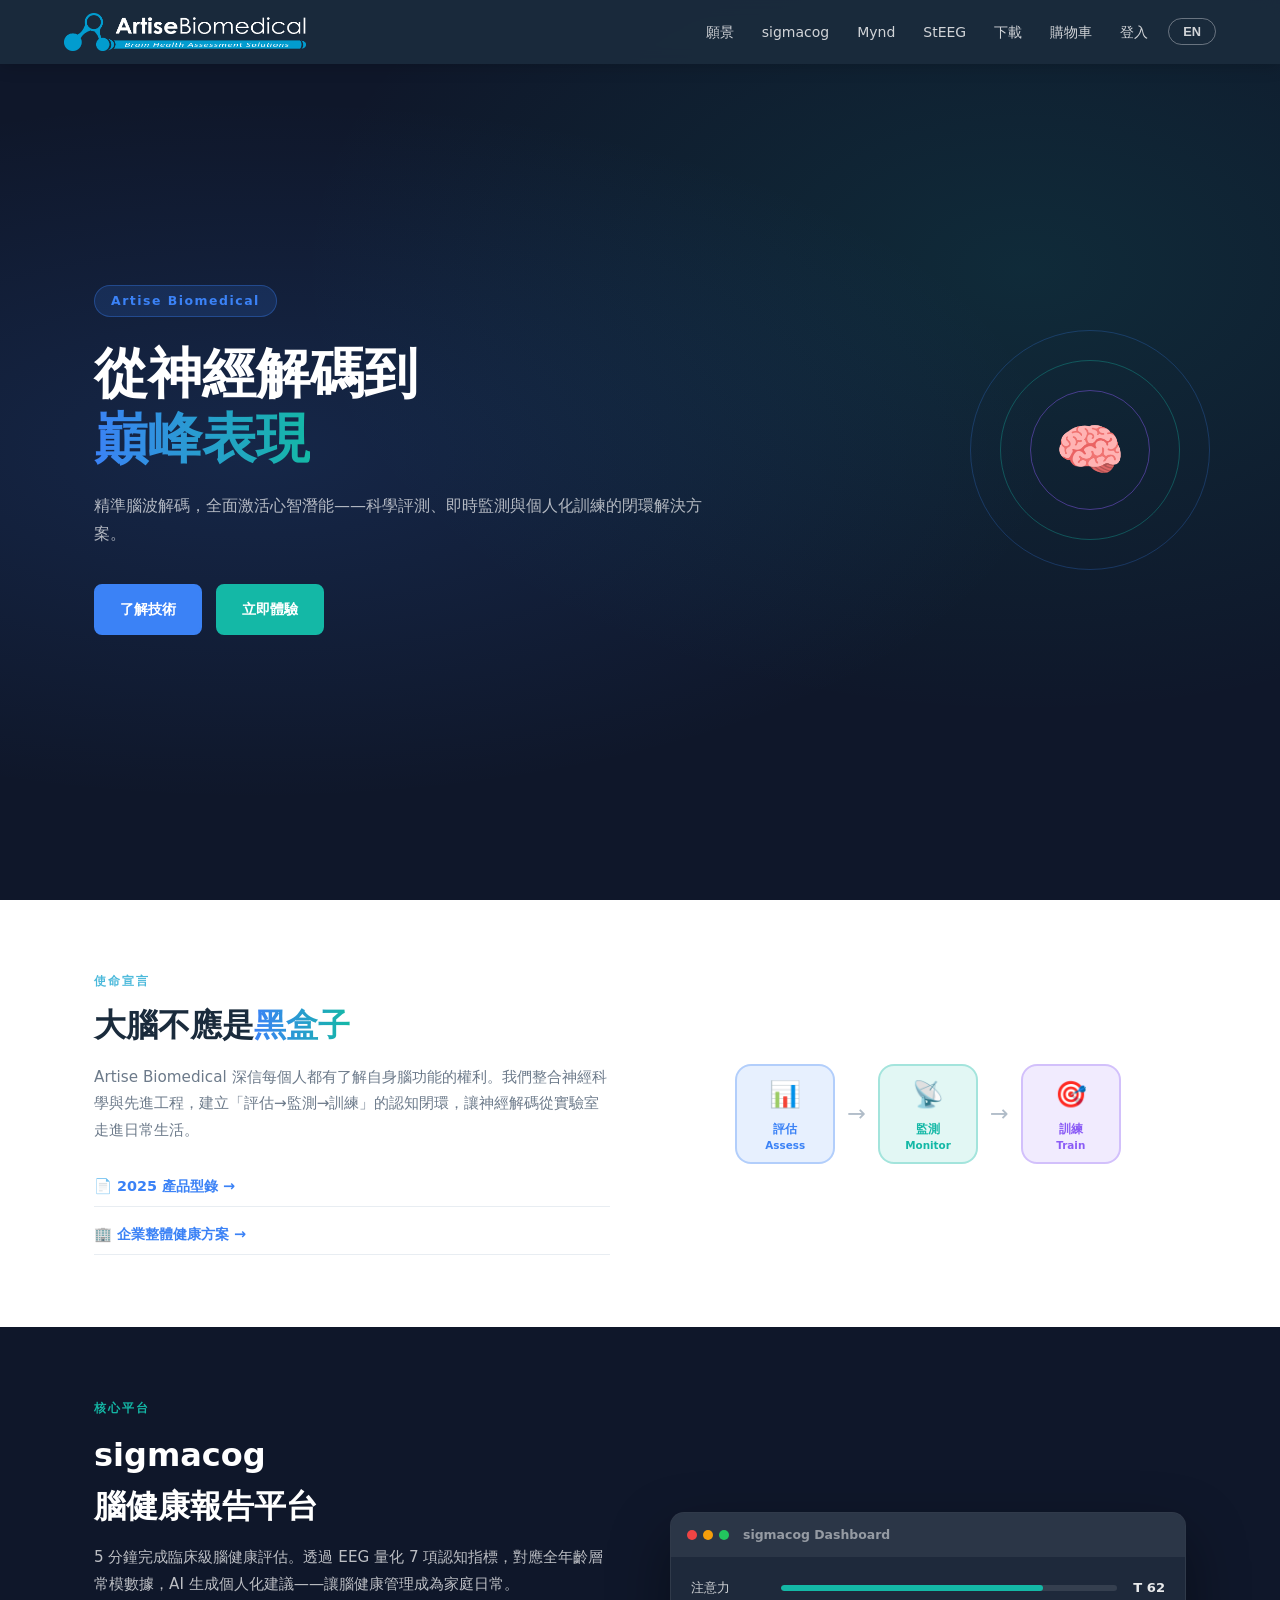
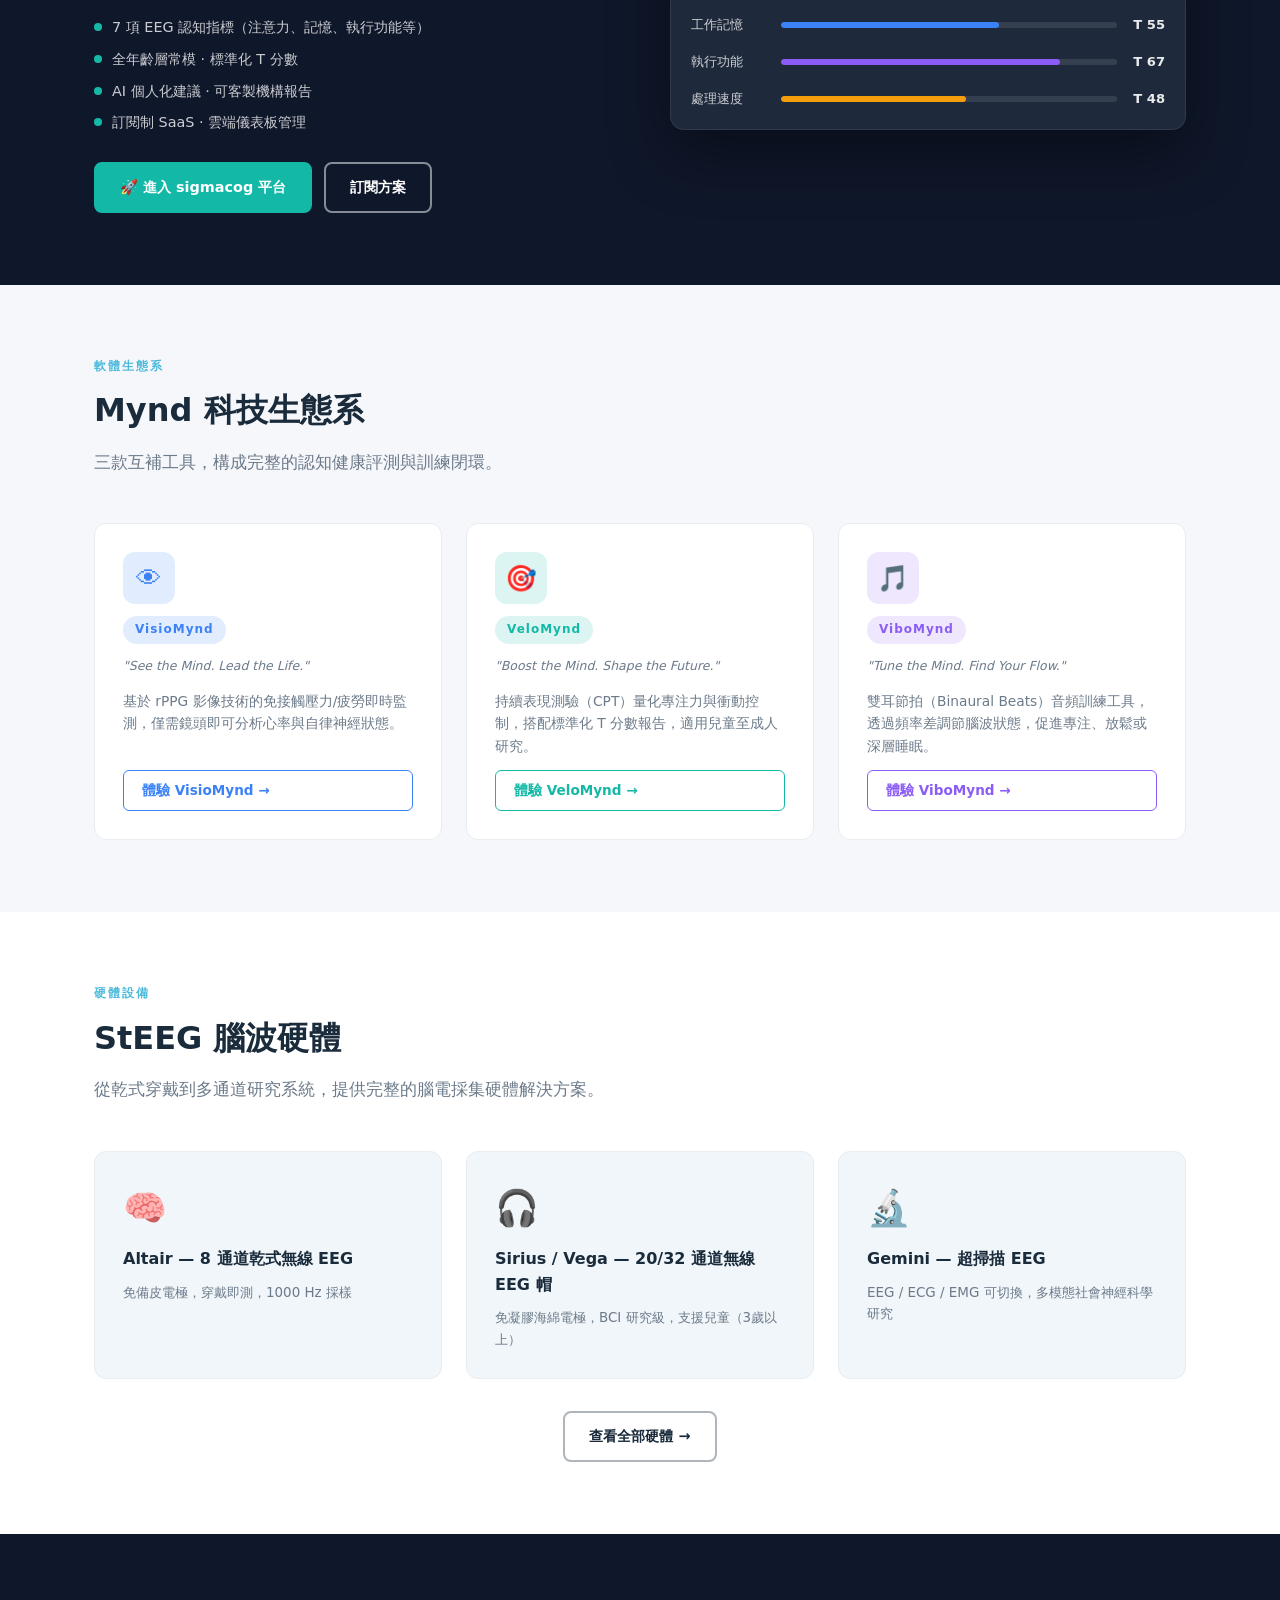
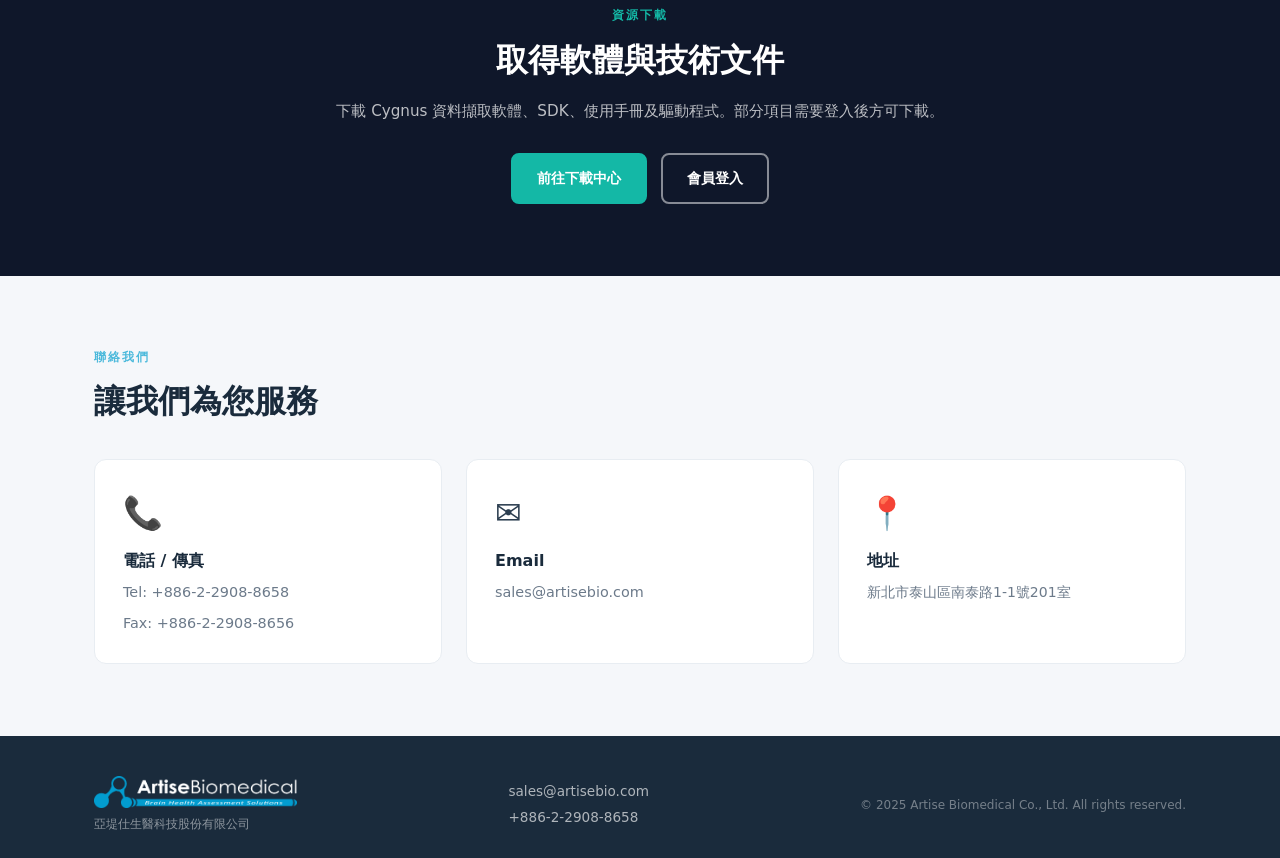
<file: index.html>
<!DOCTYPE html>
<html lang="zh-TW">
<head>
  <meta charset="UTF-8">
  <meta name="viewport" content="width=device-width, initial-scale=1.0">
  <title>Artise Biomedical — 亞堤仕生醫科技</title>
  <link rel="stylesheet" href="css/style.css">
</head>
<body>

<!-- NAV -->
<nav class="nav" id="main-nav">
  <div class="nav-inner">
    <a href="index.html" class="nav-brand">
      <img src="images/artise-logo-white.png" alt="Artise Biomedical" class="nav-logo-img">
    </a>
    <button class="nav-toggle" id="nav-toggle">&#9776;</button>
    <div class="nav-menu" id="nav-menu">
      <a href="#story" class="nav-link" data-i18n="nav_vision">願景</a>
      <a href="#sigmacog-section" class="nav-link">sigmacog</a>
      <a href="#ecosystem" class="nav-link" data-i18n="nav_ecosystem">Mynd</a>
      <a href="#hardware" class="nav-link">StEEG</a>
      <a href="downloads.html" class="nav-link" data-i18n="nav_downloads">下載</a>
      <a href="cart.html" class="nav-link nav-cart-link">
        <span data-i18n="nav_cart">購物車</span>
        <span class="cart-badge" style="display:none">0</span>
      </a>
      <div id="nav-auth"></div>
      <a href="admin/" class="nav-link nav-admin" id="nav-admin-link" style="display:none" data-i18n="nav_admin"></a>
      <button id="lang-toggle" class="lang-toggle">EN</button>
    </div>
  </div>
</nav>

<!-- HERO -->
<section class="hero-dark">
  <div class="hero-dark-bg"></div>
  <div class="hero-dark-content">
    <div class="hero-dark-badge">Artise Biomedical</div>
    <h1 class="hero-dark-title">
      <span data-lang="zh">從神經解碼到<br><span class="gradient-text">巔峰表現</span></span>
      <span data-lang="en">From Neuro-Decoding to<br><span class="gradient-text">Peak Performance</span></span>
    </h1>
    <p class="hero-dark-sub">
      <span data-lang="zh">精準腦波解碼，全面激活心智潛能——科學評測、即時監測與個人化訓練的閉環解決方案。</span>
      <span data-lang="en">Precision brainwave decoding, fully activating the mind's potential — a closed-loop solution for scientific assessment, real-time monitoring, and personalized training.</span>
    </p>
    <div class="hero-dark-actions">
      <a href="#sigmacog-section" class="btn btn-blue" data-i18n="hero_cta_tech"></a>
      <a href="https://dash.lightup.tw/auth/login" target="_blank" rel="noopener" class="btn btn-teal" data-i18n="hero_cta_exp"></a>
    </div>
  </div>
  <div class="hero-dark-visual">
    <div class="brain-visual">
      <div class="brain-ring ring1"></div>
      <div class="brain-ring ring2"></div>
      <div class="brain-ring ring3"></div>
      <div class="brain-icon">🧠</div>
    </div>
  </div>
</section>

<!-- STORY / VISION -->
<section class="section" id="story">
  <div class="container story-grid">
    <div>
      <div class="section-eyebrow" data-i18n="story_eyebrow"></div>
      <h2 class="section-title">
        <span data-lang="zh">大腦不應是<span class="gradient-text">黑盒子</span></span>
        <span data-lang="en">The Brain Shouldn't Be a <span class="gradient-text">Black Box</span></span>
      </h2>
      <p class="section-body" data-lang="zh">Artise Biomedical 深信每個人都有了解自身腦功能的權利。我們整合神經科學與先進工程，建立「評估→監測→訓練」的認知閉環，讓神經解碼從實驗室走進日常生活。</p>
      <p class="section-body" data-lang="en">Artise Biomedical believes everyone deserves to understand their own brain function. We integrate neuroscience and advanced engineering to build an assess-monitor-train closed loop, bringing neural decoding from the lab into everyday life.</p>
      <div class="story-links">
        <a href="downloads/Artisebio_DM_2025.pdf" target="_blank" class="story-link" data-lang="zh">📄 2025 產品型錄 →</a>
        <a href="downloads/Artisebio_DM_2025.pdf" target="_blank" class="story-link" data-lang="en">📄 2025 Product Catalog →</a>
        <a href="downloads/%E5%A4%A7%E8%85%A6%E5%81%A5%E8%BA%AB%E6%88%BF%EF%BC%9A%E4%BC%81%E6%A5%AD%E5%85%A8%E6%96%B9%E4%BD%8D%E9%97%9C%E6%87%B7%E6%96%B9%E6%A1%88.pdf" target="_blank" class="story-link" data-lang="zh">🏢 企業整體健康方案 →</a>
        <a href="downloads/%E5%A4%A7%E8%85%A6%E5%81%A5%E8%BA%AB%E6%88%BF%EF%BC%9A%E4%BC%81%E6%A5%AD%E5%85%A8%E6%96%B9%E4%BD%8D%E9%97%9C%E6%87%B7%E6%96%B9%E6%A1%88.pdf" target="_blank" class="story-link" data-lang="en">🏢 Corporate Holistic Care Plan →</a>
      </div>
    </div>
    <div class="story-loop">
      <div class="loop-item loop-assess">
        <div class="loop-icon">📊</div>
        <div class="loop-label" data-lang="zh">評估<br><small>Assess</small></div>
        <div class="loop-label" data-lang="en">Assess</div>
      </div>
      <div class="loop-arrow">→</div>
      <div class="loop-item loop-monitor">
        <div class="loop-icon">📡</div>
        <div class="loop-label" data-lang="zh">監測<br><small>Monitor</small></div>
        <div class="loop-label" data-lang="en">Monitor</div>
      </div>
      <div class="loop-arrow">→</div>
      <div class="loop-item loop-train">
        <div class="loop-icon">🎯</div>
        <div class="loop-label" data-lang="zh">訓練<br><small>Train</small></div>
        <div class="loop-label" data-lang="en">Train</div>
      </div>
    </div>
  </div>
</section>

<!-- SIGMACOG PLATFORM -->
<section class="section section-dark" id="sigmacog-section">
  <div class="container">
    <div class="section-eyebrow teal" data-i18n="sigmacog_eyebrow"></div>
    <div class="sigmacog-grid">
      <div class="sigmacog-info">
        <h2 class="section-title white">
          <span data-lang="zh">sigmacog<br>腦健康報告平台</span>
          <span data-lang="en">sigmacog<br>Brain Health Platform</span>
        </h2>
        <p class="section-body light" data-lang="zh">5 分鐘完成臨床級腦健康評估。透過 EEG 量化 7 項認知指標，對應全年齡層常模數據，AI 生成個人化建議——讓腦健康管理成為家庭日常。</p>
        <p class="section-body light" data-lang="en">Clinical-grade brain health assessment in 5 minutes. Quantify 7 cognitive indices via EEG against population norms, with AI-generated personalized recommendations — making brain health a family routine.</p>
        <ul class="sigmacog-features">
          <li><span class="feat-dot teal"></span><span data-lang="zh">7 項 EEG 認知指標（注意力、記憶、執行功能等）</span><span data-lang="en">7 EEG Cognitive Indices (attention, memory, executive function…)</span></li>
          <li><span class="feat-dot teal"></span><span data-lang="zh">全年齡層常模 · 標準化 T 分數</span><span data-lang="en">All-age norms · Standardized T-scores</span></li>
          <li><span class="feat-dot teal"></span><span data-lang="zh">AI 個人化建議 · 可客製機構報告</span><span data-lang="en">AI personalized advice · Customizable institutional reports</span></li>
          <li><span class="feat-dot teal"></span><span data-lang="zh">訂閱制 SaaS · 雲端儀表板管理</span><span data-lang="en">Subscription SaaS · Cloud dashboard management</span></li>
        </ul>
        <div class="sigmacog-actions">
          <a href="https://dash.lightup.tw/auth/login" target="_blank" rel="noopener" class="btn btn-teal">
            <span data-lang="zh">🚀 進入 sigmacog 平台</span>
            <span data-lang="en">🚀 Enter sigmacog Platform</span>
          </a>
          <a href="cart.html" class="btn btn-outline-light">
            <span data-lang="zh">訂閱方案</span>
            <span data-lang="en">Subscription Plans</span>
          </a>
        </div>
      </div>
      <div class="sigmacog-visual">
        <div class="sigmacog-card-demo">
          <div class="demo-header">
            <span class="demo-dot red"></span><span class="demo-dot yellow"></span><span class="demo-dot green"></span>
            <span class="demo-title">sigmacog Dashboard</span>
          </div>
          <div class="demo-body">
            <div class="demo-metric" style="--accent:#14b8a6">
              <span data-lang="zh">注意力</span><span data-lang="en">Attention</span>
              <div class="demo-bar"><div class="demo-fill" style="width:78%;background:#14b8a6"></div></div>
              <span class="demo-score">T 62</span>
            </div>
            <div class="demo-metric" style="--accent:#3b82f6">
              <span data-lang="zh">工作記憶</span><span data-lang="en">Working Memory</span>
              <div class="demo-bar"><div class="demo-fill" style="width:65%;background:#3b82f6"></div></div>
              <span class="demo-score">T 55</span>
            </div>
            <div class="demo-metric" style="--accent:#8b5cf6">
              <span data-lang="zh">執行功能</span><span data-lang="en">Executive Function</span>
              <div class="demo-bar"><div class="demo-fill" style="width:83%;background:#8b5cf6"></div></div>
              <span class="demo-score">T 67</span>
            </div>
            <div class="demo-metric" style="--accent:#f59e0b">
              <span data-lang="zh">處理速度</span><span data-lang="en">Processing Speed</span>
              <div class="demo-bar"><div class="demo-fill" style="width:55%;background:#f59e0b"></div></div>
              <span class="demo-score">T 48</span>
            </div>
          </div>
        </div>
      </div>
    </div>
  </div>
</section>

<!-- ECOSYSTEM -->
<section class="section section-gray" id="ecosystem">
  <div class="container">
    <div class="section-eyebrow" data-i18n="eco_eyebrow"></div>
    <h2 class="section-title">
      <span data-lang="zh">Mynd 科技生態系</span>
      <span data-lang="en">Mynd Tech Ecosystem</span>
    </h2>
    <p class="section-sub" data-lang="zh">三款互補工具，構成完整的認知健康評測與訓練閉環。</p>
    <p class="section-sub" data-lang="en">Three complementary tools forming a complete cognitive health assessment and training loop.</p>

    <div class="eco-grid">
      <!-- VisioMynd -->
      <div class="eco-card" style="--accent:#3b82f6">
        <div class="eco-icon" style="background:rgba(59,130,246,.15);color:#3b82f6">👁</div>
        <div class="eco-badge" style="background:rgba(59,130,246,.15);color:#3b82f6">VisioMynd</div>
        <p class="eco-tagline">"See the Mind. Lead the Life."</p>
        <p class="eco-desc" data-lang="zh">基於 rPPG 影像技術的免接觸壓力/疲勞即時監測，僅需鏡頭即可分析心率與自律神經狀態。</p>
        <p class="eco-desc" data-lang="en">Contact-free real-time stress and fatigue monitoring via rPPG imaging technology — just a camera to analyze heart rate and autonomic nervous system state.</p>
        <a href="https://swluciferase.github.io/rppg-webapp/" target="_blank" rel="noopener" class="btn btn-eco" style="--accent:#3b82f6">
          <span data-lang="zh">體驗 VisioMynd →</span>
          <span data-lang="en">Try VisioMynd →</span>
        </a>
      </div>

      <!-- VeloMynd -->
      <div class="eco-card" style="--accent:#14b8a6">
        <div class="eco-icon" style="background:rgba(20,184,166,.15);color:#14b8a6">🎯</div>
        <div class="eco-badge" style="background:rgba(20,184,166,.15);color:#14b8a6">VeloMynd</div>
        <p class="eco-tagline">"Boost the Mind. Shape the Future."</p>
        <p class="eco-desc" data-lang="zh">持續表現測驗（CPT）量化專注力與衝動控制，搭配標準化 T 分數報告，適用兒童至成人研究。</p>
        <p class="eco-desc" data-lang="en">Continuous Performance Test (CPT) quantifying attention and impulse control with standardized T-score reports, suitable for child to adult research.</p>
        <a href="https://swluciferase.github.io/Animal-CPT-Web/" target="_blank" rel="noopener" class="btn btn-eco" style="--accent:#14b8a6">
          <span data-lang="zh">體驗 VeloMynd →</span>
          <span data-lang="en">Try VeloMynd →</span>
        </a>
      </div>

      <!-- ViboMynd -->
      <div class="eco-card" style="--accent:#8b5cf6">
        <div class="eco-icon" style="background:rgba(139,92,246,.15);color:#8b5cf6">🎵</div>
        <div class="eco-badge" style="background:rgba(139,92,246,.15);color:#8b5cf6">ViboMynd</div>
        <p class="eco-tagline">"Tune the Mind. Find Your Flow."</p>
        <p class="eco-desc" data-lang="zh">雙耳節拍（Binaural Beats）音頻訓練工具，透過頻率差調節腦波狀態，促進專注、放鬆或深層睡眠。</p>
        <p class="eco-desc" data-lang="en">Binaural beats audio training tool that modulates brainwave states through frequency differences to promote focus, relaxation, or deep sleep.</p>
        <a href="https://swluciferase.github.io/BNB-Web/" target="_blank" rel="noopener" class="btn btn-eco" style="--accent:#8b5cf6">
          <span data-lang="zh">體驗 ViboMynd →</span>
          <span data-lang="en">Try ViboMynd →</span>
        </a>
      </div>
    </div>
  </div>
</section>

<!-- STEEG HARDWARE (minimal) -->
<section class="section" id="hardware">
  <div class="container">
    <div class="section-eyebrow" data-i18n="hw_eyebrow"></div>
    <h2 class="section-title">
      <span data-lang="zh">StEEG 腦波硬體</span>
      <span data-lang="en">StEEG EEG Hardware</span>
    </h2>
    <p class="section-sub" data-lang="zh">從乾式穿戴到多通道研究系統，提供完整的腦電採集硬體解決方案。</p>
    <p class="section-sub" data-lang="en">From dry wearable devices to multi-channel research systems — complete EEG hardware solutions.</p>
    <div class="hw-grid">
      <div class="hw-card">
        <div class="hw-icon">🧠</div>
        <h4 data-lang="zh">Altair — 8 通道乾式無線 EEG</h4>
        <h4 data-lang="en">Altair — 8-Channel Dry Wireless EEG</h4>
        <p data-lang="zh">免備皮電極，穿戴即測，1000 Hz 採樣</p>
        <p data-lang="en">No-prep electrodes, wearable, 1000 Hz sampling</p>
      </div>
      <div class="hw-card">
        <div class="hw-icon">🎧</div>
        <h4 data-lang="zh">Sirius / Vega — 20/32 通道無線 EEG 帽</h4>
        <h4 data-lang="en">Sirius / Vega — 20/32-Channel Wireless Cap</h4>
        <p data-lang="zh">免凝膠海綿電極，BCI 研究級，支援兒童（3歲以上）</p>
        <p data-lang="en">Gel-free sponge electrodes, BCI-grade, children 3+ supported</p>
      </div>
      <div class="hw-card">
        <div class="hw-icon">🔬</div>
        <h4 data-lang="zh">Gemini — 超掃描 EEG</h4>
        <h4 data-lang="en">Gemini — Hyperscanning EEG</h4>
        <p data-lang="zh">EEG / ECG / EMG 可切換，多模態社會神經科學研究</p>
        <p data-lang="en">Switchable EEG/ECG/EMG, multi-modal social neuroscience</p>
      </div>
    </div>
    <div style="text-align:center;margin-top:32px">
      <a href="products.html" class="btn btn-outline-dark" data-i18n="hw_view_all"></a>
    </div>
  </div>
</section>

<!-- DOWNLOADS CTA -->
<section class="section section-dark" id="downloads-cta">
  <div class="container" style="text-align:center;max-width:680px">
    <div class="section-eyebrow teal" data-i18n="dl_eyebrow"></div>
    <h2 class="section-title white" data-i18n="dl_cta_title"></h2>
    <p class="section-body light" data-lang="zh">下載 Cygnus 資料擷取軟體、SDK、使用手冊及驅動程式。部分項目需要登入後方可下載。</p>
    <p class="section-body light" data-lang="en">Download Cygnus acquisition software, SDK, user manuals and drivers. Some items require login to access.</p>
    <div style="margin-top:28px;display:flex;gap:14px;justify-content:center;flex-wrap:wrap">
      <a href="downloads.html" class="btn btn-teal" data-i18n="dl_cta_btn"></a>
      <a href="login.html" class="btn btn-outline-light" data-i18n="dl_login_btn"></a>
    </div>
  </div>
</section>

<!-- CONTACT -->
<section class="section section-gray" id="contact">
  <div class="container">
    <div class="section-eyebrow" data-i18n="contact_eyebrow"></div>
    <h2 class="section-title" data-i18n="contact_title"></h2>
    <div class="contact-grid">
      <div class="contact-card">
        <div class="contact-icon">📞</div>
        <h4 data-lang="zh">電話 / 傳真</h4>
        <h4 data-lang="en">Phone / Fax</h4>
        <p>Tel: +886-2-2908-8658</p>
        <p>Fax: +886-2-2908-8656</p>
      </div>
      <div class="contact-card">
        <div class="contact-icon">✉️</div>
        <h4>Email</h4>
        <a href="mailto:sales@artisebio.com">sales@artisebio.com</a>
      </div>
      <div class="contact-card">
        <div class="contact-icon">📍</div>
        <h4 data-lang="zh">地址</h4>
        <h4 data-lang="en">Address</h4>
        <p data-lang="zh" style="font-size:.875rem">新北市泰山區南泰路1-1號201室</p>
        <p data-lang="en" style="font-size:.875rem">Rm. 201, No. 1-1, Nantai Rd., Taishan Dist., New Taipei City 243089, Taiwan</p>
      </div>
    </div>
  </div>
</section>

<!-- FOOTER -->
<footer class="footer">
  <div class="container footer-inner">
    <div class="footer-brand">
      <img src="images/artise-logo-white.png" alt="Artise Biomedical" style="height:32px;width:auto">
      <span class="footer-company" data-lang="zh">亞堤仕生醫科技股份有限公司</span>
      <span class="footer-company" data-lang="en">Artise Biomedical Co., Ltd.</span>
    </div>
    <div class="footer-contact">
      <a href="mailto:sales@artisebio.com">sales@artisebio.com</a>
      <a href="tel:+886229088658">+886-2-2908-8658</a>
    </div>
    <div class="footer-copy">© 2025 Artise Biomedical Co., Ltd. All rights reserved.</div>
  </div>
</footer>

<script src="js/i18n.js"></script>
<script src="js/api.js"></script>
<script src="js/cart.js"></script>
<script src="js/main.js"></script>
</body>
</html>
</file>
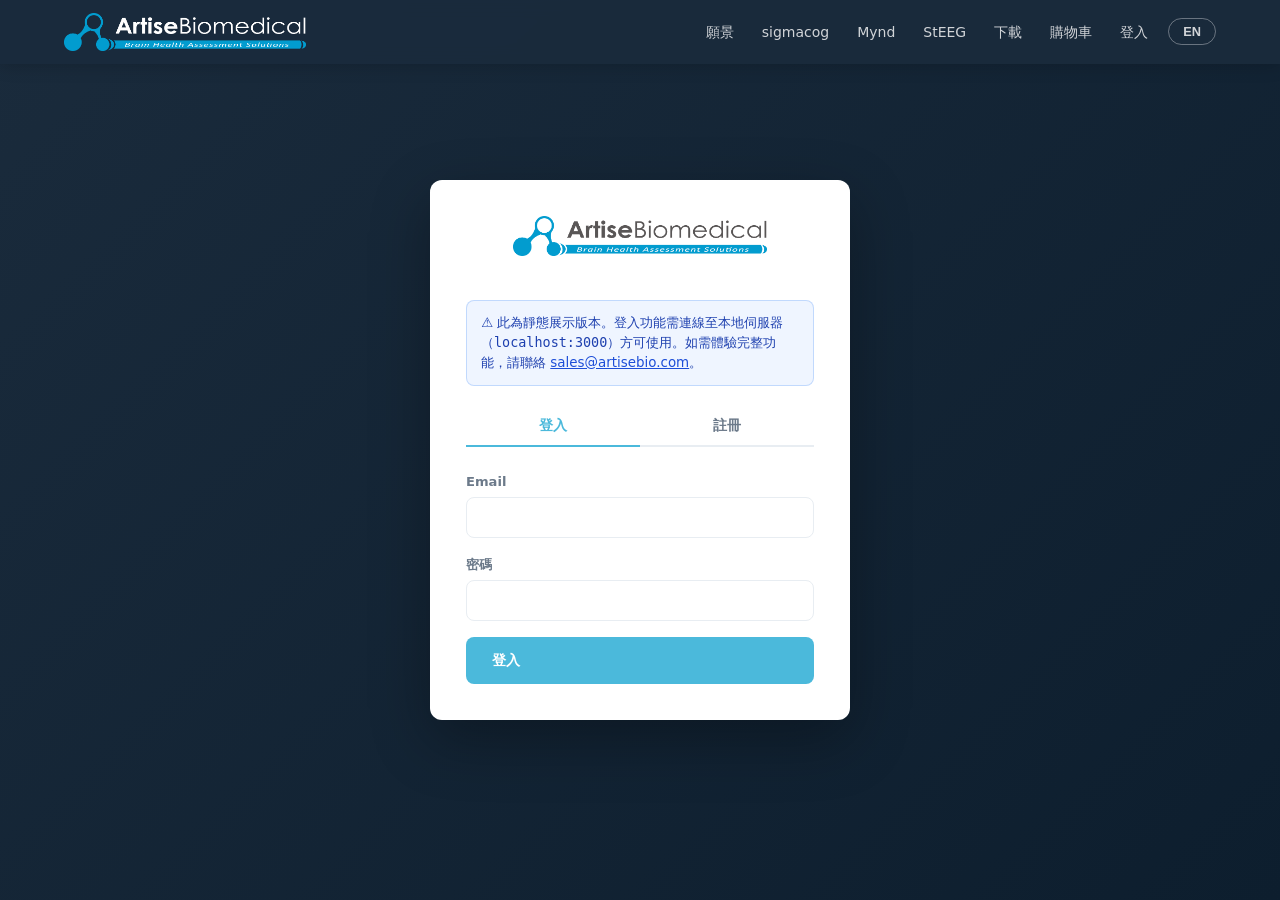
<file: admin/index.html>
<!DOCTYPE html>
<html lang="zh-TW">
<head>
  <meta charset="UTF-8">
  <meta name="viewport" content="width=device-width, initial-scale=1.0">
  <title>Admin — StEEG</title>
  <link rel="stylesheet" href="../css/style.css">
  <link rel="stylesheet" href="../css/admin.css">
</head>
<body class="admin-body">

<nav class="admin-nav">
  <a href="../" class="admin-nav-brand"><span class="brand-steeg">StEEG</span> Admin</a>
  <div class="admin-nav-links">
    <a href="./" class="admin-nav-link active">Dashboard</a>
    <a href="./products.html" class="admin-nav-link">Products</a>
    <a href="./orders.html" class="admin-nav-link">Orders</a>
    <a href="./downloads.html" class="admin-nav-link">Downloads</a>
    <a href="./settings.html" class="admin-nav-link">Settings</a>
    <a href="../" class="admin-nav-link">← Site</a>
    <button id="admin-logout" class="btn btn-sm">Logout</button>
  </div>
</nav>

<main class="admin-main">
  <h1 class="admin-page-title">Dashboard</h1>
  <div class="admin-stats-row" id="admin-stats">
    <div class="admin-stat-card"><div class="admin-stat-num" id="stat-products">—</div><div>Products</div></div>
    <div class="admin-stat-card"><div class="admin-stat-num" id="stat-orders">—</div><div>Orders</div></div>
    <div class="admin-stat-card"><div class="admin-stat-num" id="stat-users">—</div><div>Members</div></div>
    <div class="admin-stat-card"><div class="admin-stat-num" id="stat-pending">—</div><div>Pending Orders</div></div>
  </div>

  <h2>Recent Orders</h2>
  <div id="recent-orders"><p>Loading…</p></div>
</main>

<script src="../js/i18n.js"></script>
<script src="../js/api.js"></script>
<script src="../js/cart.js"></script>
<script src="../js/main.js"></script>
<script>
(function () {
  'use strict';

  async function checkAdmin() {
    const token = API.token();
    if (!token) { window.location.href = '/login.html?next=/admin/'; return; }
    try {
      const user = await API.get('/auth/me');
      if (user.role !== 'admin') { window.location.href = '/'; return; }
    } catch { window.location.href = '/login.html?next=/admin/'; }
  }

  async function loadDashboard() {
    try {
      const [products, orders, users] = await Promise.all([
        API.get('/admin/products'),
        API.get('/admin/orders'),
        API.get('/admin/users'),
      ]);
      document.getElementById('stat-products').textContent = products.length;
      document.getElementById('stat-orders').textContent = orders.length;
      document.getElementById('stat-users').textContent = users.length;
      const pending = orders.filter(o => o.status === 'pending').length;
      document.getElementById('stat-pending').textContent = pending;

      const recent = orders.slice(0, 10);
      document.getElementById('recent-orders').innerHTML = `
        <table class="admin-table">
          <thead><tr><th>ID</th><th>Name</th><th>Email</th><th>Type</th><th>Status</th><th>Total</th><th>Date</th></tr></thead>
          <tbody>${recent.map(o => `
            <tr>
              <td>#${o.id}</td>
              <td>${o.guest_name || o.user_email || '—'}</td>
              <td>${o.guest_email || o.user_email || '—'}</td>
              <td><span class="badge badge-${o.type}">${o.type}</span></td>
              <td><span class="badge badge-${o.status}">${o.status}</span></td>
              <td>${o.total ? 'USD ' + o.total.toLocaleString() : '—'}</td>
              <td>${o.created_at?.slice(0,10) || ''}</td>
            </tr>`).join('')}
          </tbody>
        </table>`;
    } catch (e) {
      document.getElementById('recent-orders').innerHTML = '<p class="error-msg">' + e.message + '</p>';
    }
  }

  document.addEventListener('DOMContentLoaded', async () => {
    await checkAdmin();
    loadDashboard();
    document.getElementById('admin-logout').addEventListener('click', () => APP.logout());
  });
})();
</script>
</body>
</html>
</file>
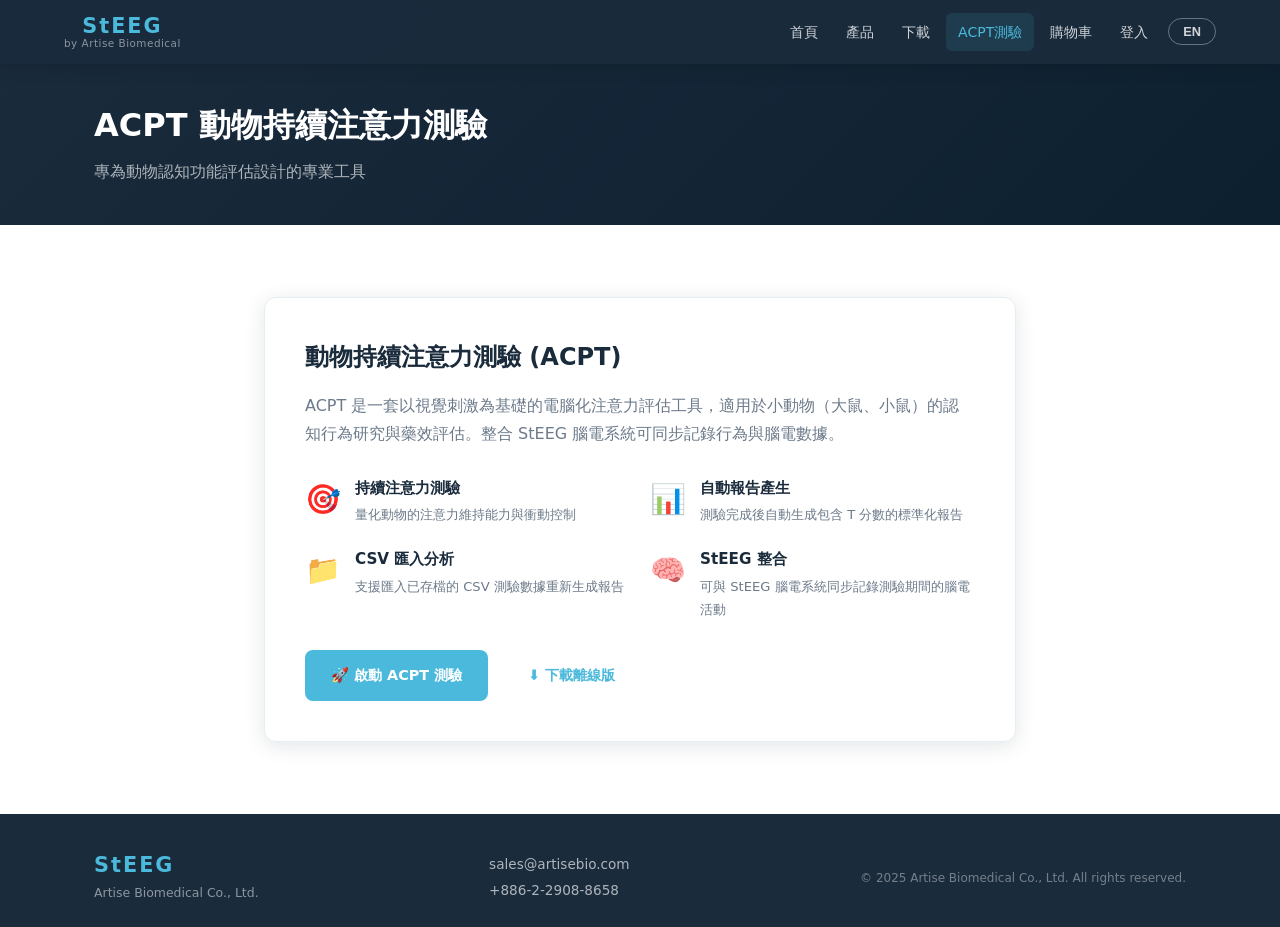
<file: acpt.html>
<!DOCTYPE html>
<html lang="zh-TW">
<head>
  <meta charset="UTF-8">
  <meta name="viewport" content="width=device-width, initial-scale=1.0">
  <title>ACPT — StEEG</title>
  <link rel="stylesheet" href="css/style.css">
</head>
<body>

<nav class="nav">
  <div class="nav-inner">
    <a href="index.html" class="nav-brand">
      <span class="brand-steeg">StEEG</span>
      <span class="brand-sub">by Artise Biomedical</span>
    </a>
    <button class="nav-toggle" id="nav-toggle" aria-label="menu">&#9776;</button>
    <div class="nav-menu" id="nav-menu">
      <a href="index.html" class="nav-link" data-i18n="nav_home"></a>
      <a href="products.html" class="nav-link" data-i18n="nav_products"></a>
      <a href="downloads.html" class="nav-link" data-i18n="nav_downloads"></a>
      <a href="/acpt.html" class="nav-link active" data-i18n="nav_acpt"></a>
      <a href="cart.html" class="nav-link nav-cart-link">
        <span data-i18n="nav_cart"></span>
        <span class="cart-badge" style="display:none">0</span>
      </a>
      <div id="nav-auth"></div>
      <a href="admin/" class="nav-link nav-admin" id="nav-admin-link" style="display:none" data-i18n="nav_admin"></a>
      <button id="lang-toggle" class="lang-toggle">EN</button>
    </div>
  </div>
</nav>

<div class="page-header">
  <div class="container">
    <h1 data-i18n="acpt_title"></h1>
    <p class="page-header-sub" data-i18n="acpt_desc"></p>
  </div>
</div>

<main class="section">
  <div class="container acpt-launch">
    <div class="acpt-info-card">
      <h2>
        <span data-lang="zh">動物持續注意力測驗 (ACPT)</span>
        <span data-lang="en">Animal Continuous Performance Test (ACPT)</span>
      </h2>
      <p data-lang="zh">ACPT 是一套以視覺刺激為基礎的電腦化注意力評估工具，適用於小動物（大鼠、小鼠）的認知行為研究與藥效評估。整合 StEEG 腦電系統可同步記錄行為與腦電數據。</p>
      <p data-lang="en">ACPT is a computerized visual attention assessment tool for small animal cognitive behavior research and pharmacological efficacy evaluation. Integration with StEEG EEG systems enables synchronized behavioral and EEG recording.</p>

      <div class="acpt-features">
        <div class="acpt-feature">
          <div class="acpt-feature-icon">🎯</div>
          <div>
            <strong data-lang="zh">持續注意力測驗</strong>
            <strong data-lang="en">Sustained Attention Test</strong>
            <p data-lang="zh">量化動物的注意力維持能力與衝動控制</p>
            <p data-lang="en">Quantify sustained attention and impulse control in animals</p>
          </div>
        </div>
        <div class="acpt-feature">
          <div class="acpt-feature-icon">📊</div>
          <div>
            <strong data-lang="zh">自動報告產生</strong>
            <strong data-lang="en">Auto Report Generation</strong>
            <p data-lang="zh">測驗完成後自動生成包含 T 分數的標準化報告</p>
            <p data-lang="en">Automatically generates standardized reports with T-scores after testing</p>
          </div>
        </div>
        <div class="acpt-feature">
          <div class="acpt-feature-icon">📁</div>
          <div>
            <strong data-lang="zh">CSV 匯入分析</strong>
            <strong data-lang="en">CSV Import Analysis</strong>
            <p data-lang="zh">支援匯入已存檔的 CSV 測驗數據重新生成報告</p>
            <p data-lang="en">Import archived CSV test data to regenerate reports</p>
          </div>
        </div>
        <div class="acpt-feature">
          <div class="acpt-feature-icon">🧠</div>
          <div>
            <strong data-lang="zh">StEEG 整合</strong>
            <strong data-lang="en">StEEG Integration</strong>
            <p data-lang="zh">可與 StEEG 腦電系統同步記錄測驗期間的腦電活動</p>
            <p data-lang="en">Synchronized EEG recording during testing with StEEG system</p>
          </div>
        </div>
      </div>

      <div class="acpt-launch-btns">
        <a href="/acpt-app/index.html" class="btn btn-primary btn-lg" target="_blank" rel="noopener">
          <span data-lang="zh">🚀 啟動 ACPT 測驗</span>
          <span data-lang="en">🚀 Launch ACPT Test</span>
        </a>
        <a href="downloads.html" class="btn btn-outline btn-lg">
          <span data-lang="zh">⬇ 下載離線版</span>
          <span data-lang="en">⬇ Download Offline Version</span>
        </a>
      </div>
    </div>
  </div>
</main>

<footer class="footer">
  <div class="container footer-inner">
    <div class="footer-brand">
      <span class="brand-steeg">StEEG</span>
      <span class="footer-company">Artise Biomedical Co., Ltd.</span>
    </div>
    <div class="footer-contact">
      <a href="mailto:sales@artisebio.com">sales@artisebio.com</a>
      <a href="tel:+886229088658">+886-2-2908-8658</a>
    </div>
    <div class="footer-copy" data-i18n="footer_rights"></div>
  </div>
</footer>

<script src="js/i18n.js"></script>
<script src="js/api.js"></script>
<script src="js/cart.js"></script>
<script src="js/main.js"></script>
</body>
</html>
</file>
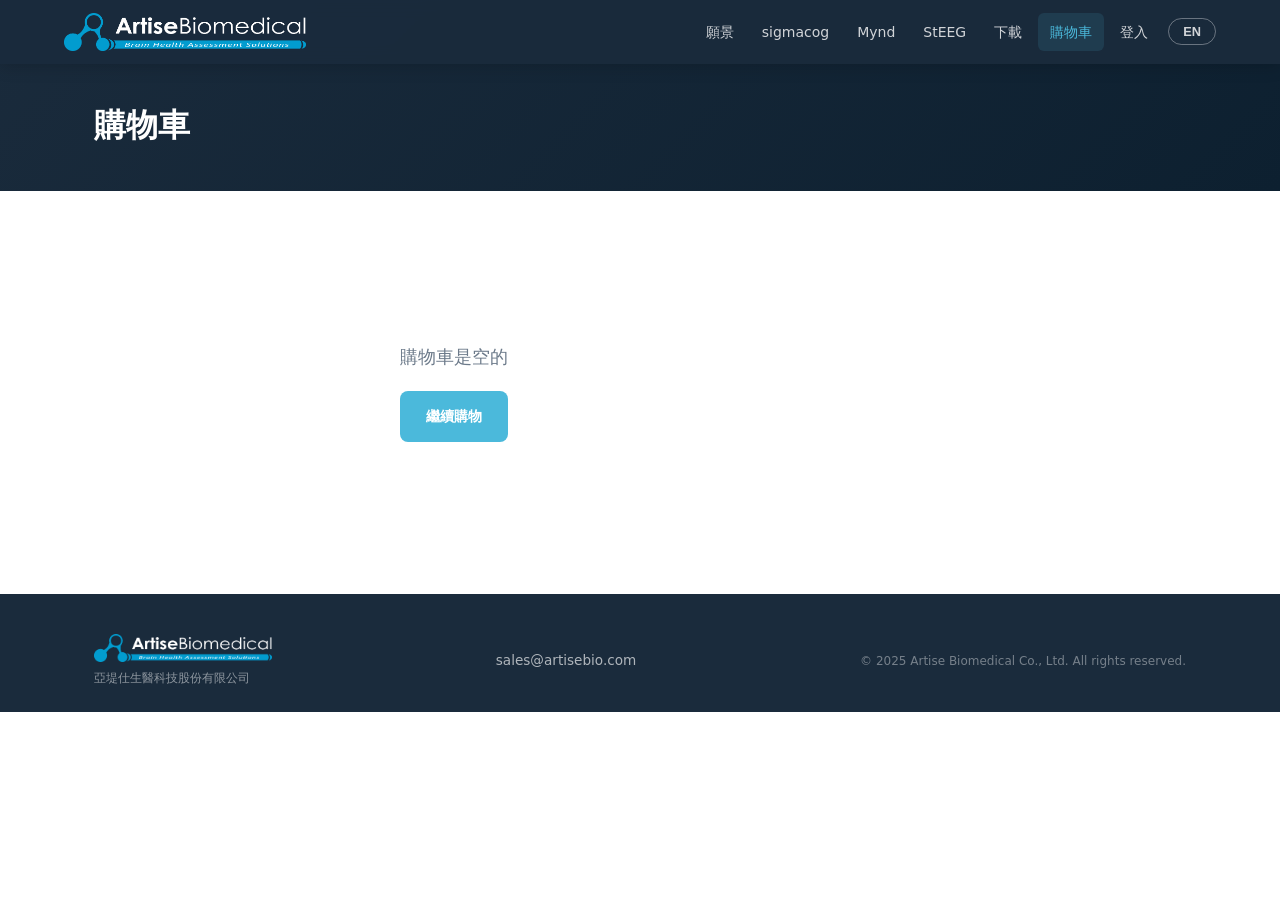
<file: cart.html>
<!DOCTYPE html>
<html lang="zh-TW">
<head>
  <meta charset="UTF-8">
  <meta name="viewport" content="width=device-width, initial-scale=1.0">
  <title>Cart — StEEG</title>
  <link rel="stylesheet" href="css/style.css">
</head>
<body>

<nav class="nav">
  <div class="nav-inner">
    <a href="index.html" class="nav-brand">
      <img src="images/artise-logo-white.png" alt="Artise Biomedical" class="nav-logo-img">
    </a>
    <button class="nav-toggle" id="nav-toggle" aria-label="menu">&#9776;</button>
    <div class="nav-menu" id="nav-menu">
      <a href="index.html#story" class="nav-link" data-i18n="nav_vision">願景</a>
      <a href="index.html#sigmacog-section" class="nav-link">sigmacog</a>
      <a href="index.html#ecosystem" class="nav-link" data-i18n="nav_ecosystem">Mynd</a>
      <a href="index.html#hardware" class="nav-link">StEEG</a>
      <a href="downloads.html" class="nav-link" data-i18n="nav_downloads">下載</a>
      <a href="cart.html" class="nav-link active nav-cart-link">
        <span data-i18n="nav_cart">購物車</span>
        <span class="cart-badge" style="display:none">0</span>
      </a>
      <div id="nav-auth"></div>
      <a href="admin/" class="nav-link nav-admin" id="nav-admin-link" style="display:none" data-i18n="nav_admin"></a>
      <button id="lang-toggle" class="lang-toggle">EN</button>
    </div>
  </div>
</nav>

<div class="page-header">
  <div class="container">
    <h1 data-i18n="cart_title"></h1>
  </div>
</div>

<main class="section">
  <div class="container">
    <div class="cart-layout" id="cart-layout">
      <!-- Rendered by JS -->
    </div>
  </div>
</main>

<footer class="footer">
  <div class="container footer-inner">
    <div class="footer-brand">
      <img src="images/artise-logo-white.png" alt="Artise Biomedical" style="height:28px;width:auto">
      <span class="footer-company" data-lang="zh">亞堤仕生醫科技股份有限公司</span>
      <span class="footer-company" data-lang="en">Artise Biomedical Co., Ltd.</span>
    </div>
    <div class="footer-contact">
      <a href="mailto:sales@artisebio.com">sales@artisebio.com</a>
    </div>
    <div class="footer-copy" data-i18n="footer_rights"></div>
  </div>
</footer>

<script src="js/i18n.js"></script>
<script src="js/api.js"></script>
<script src="js/cart.js"></script>
<script src="js/main.js"></script>
<script>
(function () {
  'use strict';

  function render() {
    const layout = document.getElementById('cart-layout');
    const cart = CART.get();

    if (!cart.length) {
      layout.innerHTML = `
        <div class="cart-empty">
          <p data-i18n="cart_empty">${t('cart_empty')}</p>
          <a href="products.html" class="btn btn-primary" data-i18n="cart_continue">${t('cart_continue')}</a>
        </div>`;
      return;
    }

    const lang = getLang();
    const itemsHtml = cart.map(item => {
      const name = lang === 'zh' ? item.name_zh : item.name_en;
      const lineTotal = (item.price || 0) * item.qty;
      return `
        <tr class="cart-row" data-id="${item.product_id}">
          <td class="cart-img-cell">
            <img src="${item.image_url || 'images/placeholder.png'}" alt="${name}" class="cart-thumb">
          </td>
          <td class="cart-name-cell">
            <div class="cart-item-name">${name}</div>
            ${!item.price ? `<div class="cart-item-note">${t('contact_agent')}</div>` : ''}
          </td>
          <td class="cart-price-cell">
            ${item.price ? item.currency + ' ' + item.price.toLocaleString() : '—'}
          </td>
          <td class="cart-qty-cell">
            <input type="number" class="qty-input" value="${item.qty}" min="1" max="999" data-id="${item.product_id}">
          </td>
          <td class="cart-sub-cell">
            ${item.price ? item.currency + ' ' + lineTotal.toLocaleString() : '—'}
          </td>
          <td class="cart-rm-cell">
            <button class="btn-icon rm-btn" data-id="${item.product_id}" title="${t('remove')}">✕</button>
          </td>
        </tr>`;
    }).join('');

    const total = CART.total();
    const totalHtml = total > 0
      ? `USD ${total.toLocaleString()}`
      : `<span>${t('contact_agent')}</span>`;

    layout.innerHTML = `
      <div class="cart-main">
        <table class="cart-table">
          <thead>
            <tr>
              <th></th>
              <th data-i18n="nav_products">${t('nav_products')}</th>
              <th data-i18n="price">${t('price')}</th>
              <th data-i18n="qty">${t('qty')}</th>
              <th data-i18n="subtotal">${t('subtotal')}</th>
              <th></th>
            </tr>
          </thead>
          <tbody id="cart-tbody">${itemsHtml}</tbody>
        </table>
      </div>
      <div class="cart-aside">
        <div class="order-form">
          <h3 data-i18n="checkout">${t('checkout')}</h3>

          <!-- Order type -->
          <div class="order-type-tabs">
            <button class="order-type-tab active" data-type="inquiry" data-i18n="order_type_inquiry">${t('order_type_inquiry')}</button>
            <button class="order-type-tab" data-type="purchase" data-i18n="order_type_purchase">${t('order_type_purchase')}</button>
          </div>

          <!-- Guest fields (shown when not logged in) -->
          <div id="guest-fields">
            <input type="text" id="o-name" class="form-input" placeholder="${t('your_name')}" required>
            <input type="email" id="o-email" class="form-input" placeholder="${t('your_email')}" required>
            <input type="text" id="o-company" class="form-input" placeholder="${t('your_company')}">
          </div>

          <textarea id="o-note" class="form-input" rows="3" placeholder="${t('order_note')}"></textarea>

          <div class="order-total">
            <span data-i18n="total">${t('total')}</span>
            <strong>${totalHtml}</strong>
          </div>

          <button class="btn btn-primary btn-block" id="submit-order">${t('submit_order')}</button>
        </div>
      </div>`;

    // Bind events
    document.querySelectorAll('.rm-btn').forEach(btn => {
      btn.addEventListener('click', () => { CART.remove(parseInt(btn.dataset.id)); render(); });
    });
    document.querySelectorAll('.qty-input').forEach(input => {
      input.addEventListener('change', () => {
        CART.setQty(parseInt(input.dataset.id), input.value);
        render();
      });
    });
    document.querySelectorAll('.order-type-tab').forEach(tab => {
      tab.addEventListener('click', () => {
        document.querySelectorAll('.order-type-tab').forEach(t => t.classList.remove('active'));
        tab.classList.add('active');
      });
    });

    // Pre-fill guest fields if logged in
    const user = APP.getUser();
    if (user) {
      document.getElementById('guest-fields').style.display = 'none';
    }

    document.getElementById('submit-order').addEventListener('click', submitOrder);
  }

  async function submitOrder() {
    const cart = CART.get();
    if (!cart.length) return;

    const type = document.querySelector('.order-type-tab.active')?.dataset.type || 'inquiry';
    const note = document.getElementById('o-note')?.value || '';
    const user = APP.getUser();

    let guest_name = '', guest_email = '', guest_company = '';
    if (!user) {
      guest_name = document.getElementById('o-name')?.value.trim() || '';
      guest_email = document.getElementById('o-email')?.value.trim() || '';
      guest_company = document.getElementById('o-company')?.value.trim() || '';
      if (!guest_name || !guest_email) {
        APP.showToast(t('your_name') + ' / ' + t('your_email'), 'error');
        return;
      }
    }

    const btn = document.getElementById('submit-order');
    btn.disabled = true;
    btn.textContent = t('loading');

    // Static demo — no backend. Show email instruction instead.
    const cartSummary = cart.map(i => {
      const name = getLang() === 'zh' ? i.name_zh : i.name_en;
      return `${name} x${i.qty}`;
    }).join(', ');
    const subject = encodeURIComponent((type === 'purchase' ? '[Purchase] ' : '[Inquiry] ') + 'Artise Biomedical');
    const body = encodeURIComponent(
      `姓名/Name: ${guest_name || (APP.getUser()?.name || '')}\nEmail: ${guest_email || (APP.getUser()?.email || '')}\n公司/Company: ${guest_company}\n\n訂單/Order:\n${cartSummary}\n\n備註/Note:\n${note}`
    );
    window.open(`mailto:sales@artisebio.com?subject=${subject}&body=${body}`, '_blank');
    CART.clear();
    APP.showToast(t('order_success'), 'success');
    btn.disabled = false;
    btn.textContent = t('submit_order');
    setTimeout(() => render(), 500);
  }

  document.addEventListener('DOMContentLoaded', render);
  window.addEventListener('cart-updated', render);
})();
</script>
</body>
</html>
</file>
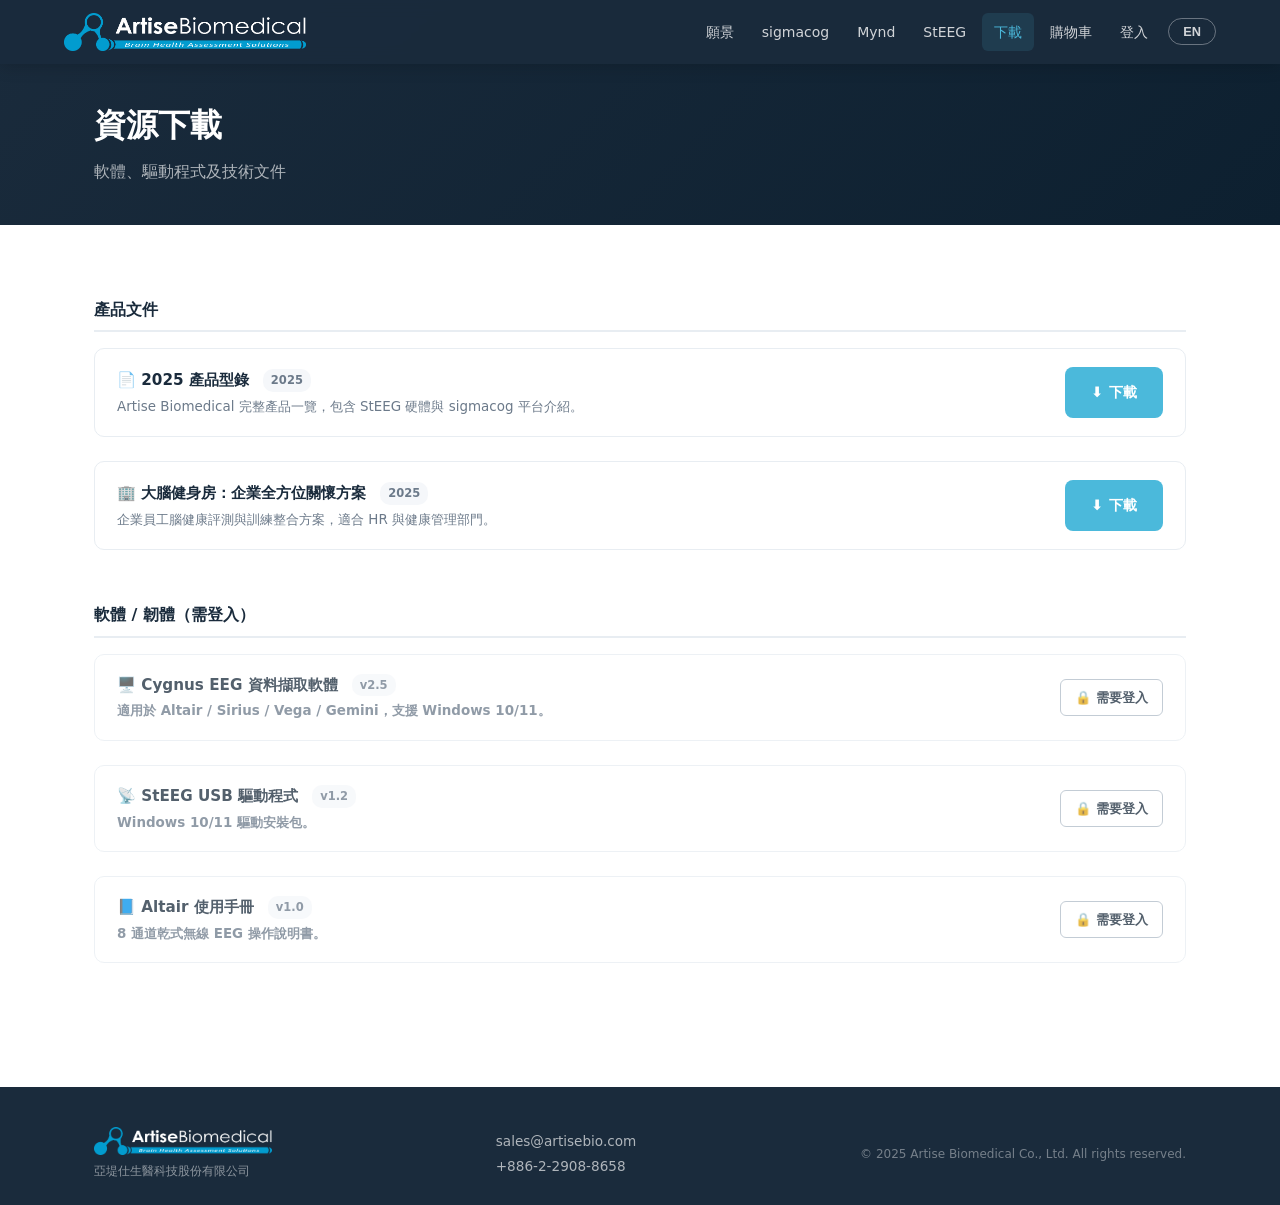
<file: downloads.html>
<!DOCTYPE html>
<html lang="zh-TW">
<head>
  <meta charset="UTF-8">
  <meta name="viewport" content="width=device-width, initial-scale=1.0">
  <title>Downloads — Artise Biomedical</title>
  <link rel="stylesheet" href="css/style.css">
  <style>
    .dl-group { margin-bottom: 40px; }
    .dl-group-title { font-size:1rem; font-weight:700; color:var(--navy); margin-bottom:16px;
      padding-bottom:8px; border-bottom:2px solid var(--gray2); }
    .dl-cards { display: flex; flex-direction: column; gap: 12px; }
    .dl-card { display:flex; align-items:center; gap:16px; padding:18px 22px;
      background:#fff; border:1px solid var(--gray2); border-radius:10px;
      transition:border-color .2s; }
    .dl-card:hover { border-color:var(--cyan); }
    .dl-card-body { flex:1; }
    .dl-card-name { font-weight:700; color:var(--navy); margin-bottom:4px; display:flex; align-items:center; gap:8px; flex-wrap:wrap; }
    .dl-version { font-size:.72rem; color:var(--muted); background:var(--gray1); padding:2px 8px; border-radius:10px; }
    .dl-card-desc { font-size:.84rem; color:var(--muted); line-height:1.55; }
    .dl-card-action { flex-shrink:0; }
    .dl-locked { opacity:.75; }
    .btn-outline { background:none; color:var(--navy); border:1.5px solid var(--gray3); padding:7px 14px; border-radius:6px; font-size:.82rem; font-weight:600; text-decoration:none; display:inline-block; transition:all .15s; }
    .btn-outline:hover { border-color:var(--cyan); color:var(--cyan); }
  </style>
</head>
<body>

<nav class="nav">
  <div class="nav-inner">
    <a href="index.html" class="nav-brand">
      <img src="images/artise-logo-white.png" alt="Artise Biomedical" class="nav-logo-img">
    </a>
    <button class="nav-toggle" id="nav-toggle" aria-label="menu">&#9776;</button>
    <div class="nav-menu" id="nav-menu">
      <a href="index.html#story" class="nav-link" data-i18n="nav_vision">願景</a>
      <a href="index.html#sigmacog-section" class="nav-link">sigmacog</a>
      <a href="index.html#ecosystem" class="nav-link" data-i18n="nav_ecosystem">Mynd</a>
      <a href="index.html#hardware" class="nav-link">StEEG</a>
      <a href="downloads.html" class="nav-link active" data-i18n="nav_downloads">下載</a>
      <a href="cart.html" class="nav-link nav-cart-link">
        <span data-i18n="nav_cart"></span>
        <span class="cart-badge" style="display:none">0</span>
      </a>
      <div id="nav-auth"></div>
      <a href="admin/" class="nav-link nav-admin" id="nav-admin-link" style="display:none" data-i18n="nav_admin"></a>
      <button id="lang-toggle" class="lang-toggle">EN</button>
    </div>
  </div>
</nav>

<div class="page-header">
  <div class="container">
    <h1 data-i18n="downloads_title"></h1>
    <p class="page-header-sub" data-i18n="downloads_sub"></p>
  </div>
</div>

<main class="section">
  <div class="container">

    <div class="dl-group">
      <h3 class="dl-group-title">
        <span data-lang="zh">產品文件</span>
        <span data-lang="en">Product Documents</span>
      </h3>
      <div class="dl-cards">

        <div class="dl-card">
          <div class="dl-card-body">
            <div class="dl-card-name">
              <span data-lang="zh">📄 2025 產品型錄</span>
              <span data-lang="en">📄 2025 Product Catalog</span>
              <span class="dl-version">2025</span>
            </div>
            <div class="dl-card-desc">
              <span data-lang="zh">Artise Biomedical 完整產品一覽，包含 StEEG 硬體與 sigmacog 平台介紹。</span>
              <span data-lang="en">Complete Artise Biomedical product overview including StEEG hardware and sigmacog platform.</span>
            </div>
          </div>
          <div class="dl-card-action">
            <a href="downloads/Artisebio_DM_2025.pdf" class="btn btn-sm btn-sm-primary" download target="_blank">
              ⬇ <span data-i18n="download"></span>
            </a>
          </div>
        </div>

        <div class="dl-card">
          <div class="dl-card-body">
            <div class="dl-card-name">
              <span data-lang="zh">🏢 大腦健身房：企業全方位關懷方案</span>
              <span data-lang="en">🏢 Brain Gym: Corporate Holistic Care Plan</span>
              <span class="dl-version">2025</span>
            </div>
            <div class="dl-card-desc">
              <span data-lang="zh">企業員工腦健康評測與訓練整合方案，適合 HR 與健康管理部門。</span>
              <span data-lang="en">Corporate brain health assessment and training plan for HR and wellness departments.</span>
            </div>
          </div>
          <div class="dl-card-action">
            <a href="downloads/%E5%A4%A7%E8%85%A6%E5%81%A5%E8%BA%AB%E6%88%BF%EF%BC%9A%E4%BC%81%E6%A5%AD%E5%85%A8%E6%96%B9%E4%BD%8D%E9%97%9C%E6%87%B7%E6%96%B9%E6%A1%88.pdf" class="btn btn-sm btn-sm-primary" download target="_blank">
              ⬇ <span data-i18n="download"></span>
            </a>
          </div>
        </div>

      </div>
    </div>

    <div class="dl-group">
      <h3 class="dl-group-title">
        <span data-lang="zh">軟體 / 韌體（需登入）</span>
        <span data-lang="en">Software / Firmware (Login Required)</span>
      </h3>
      <div class="dl-cards">

        <div class="dl-card dl-locked">
          <div class="dl-card-body">
            <div class="dl-card-name">
              <span data-lang="zh">🖥️ Cygnus EEG 資料擷取軟體</span>
              <span data-lang="en">🖥️ Cygnus EEG Data Acquisition Software</span>
              <span class="dl-version">v2.5</span>
            </div>
            <div class="dl-card-desc">
              <span data-lang="zh">適用於 Altair / Sirius / Vega / Gemini，支援 Windows 10/11。</span>
              <span data-lang="en">Compatible with Altair / Sirius / Vega / Gemini, supports Windows 10/11.</span>
            </div>
          </div>
          <div class="dl-card-action">
            <a href="login.html" class="btn-outline">🔒 <span data-i18n="login_required"></span></a>
          </div>
        </div>

        <div class="dl-card dl-locked">
          <div class="dl-card-body">
            <div class="dl-card-name">
              <span data-lang="zh">📡 StEEG USB 驅動程式</span>
              <span data-lang="en">📡 StEEG USB Driver</span>
              <span class="dl-version">v1.2</span>
            </div>
            <div class="dl-card-desc">
              <span data-lang="zh">Windows 10/11 驅動安裝包。</span>
              <span data-lang="en">Windows 10/11 driver installer.</span>
            </div>
          </div>
          <div class="dl-card-action">
            <a href="login.html" class="btn-outline">🔒 <span data-i18n="login_required"></span></a>
          </div>
        </div>

        <div class="dl-card dl-locked">
          <div class="dl-card-body">
            <div class="dl-card-name">
              <span data-lang="zh">📘 Altair 使用手冊</span>
              <span data-lang="en">📘 Altair User Manual</span>
              <span class="dl-version">v1.0</span>
            </div>
            <div class="dl-card-desc">
              <span data-lang="zh">8 通道乾式無線 EEG 操作說明書。</span>
              <span data-lang="en">8-channel dry wireless EEG operation manual.</span>
            </div>
          </div>
          <div class="dl-card-action">
            <a href="login.html" class="btn-outline">🔒 <span data-i18n="login_required"></span></a>
          </div>
        </div>

      </div>
    </div>

  </div>
</main>

<footer class="footer">
  <div class="container footer-inner">
    <div class="footer-brand">
      <img src="images/artise-logo-white.png" alt="Artise Biomedical" style="height:28px;width:auto">
      <span class="footer-company" data-lang="zh">亞堤仕生醫科技股份有限公司</span>
      <span class="footer-company" data-lang="en">Artise Biomedical Co., Ltd.</span>
    </div>
    <div class="footer-contact">
      <a href="mailto:sales@artisebio.com">sales@artisebio.com</a>
      <a href="tel:+886229088658">+886-2-2908-8658</a>
    </div>
    <div class="footer-copy">© 2025 Artise Biomedical Co., Ltd. All rights reserved.</div>
  </div>
</footer>

<script src="js/i18n.js"></script>
<script src="js/api.js"></script>
<script src="js/cart.js"></script>
<script src="js/main.js"></script>
</body>
</html>
</file>
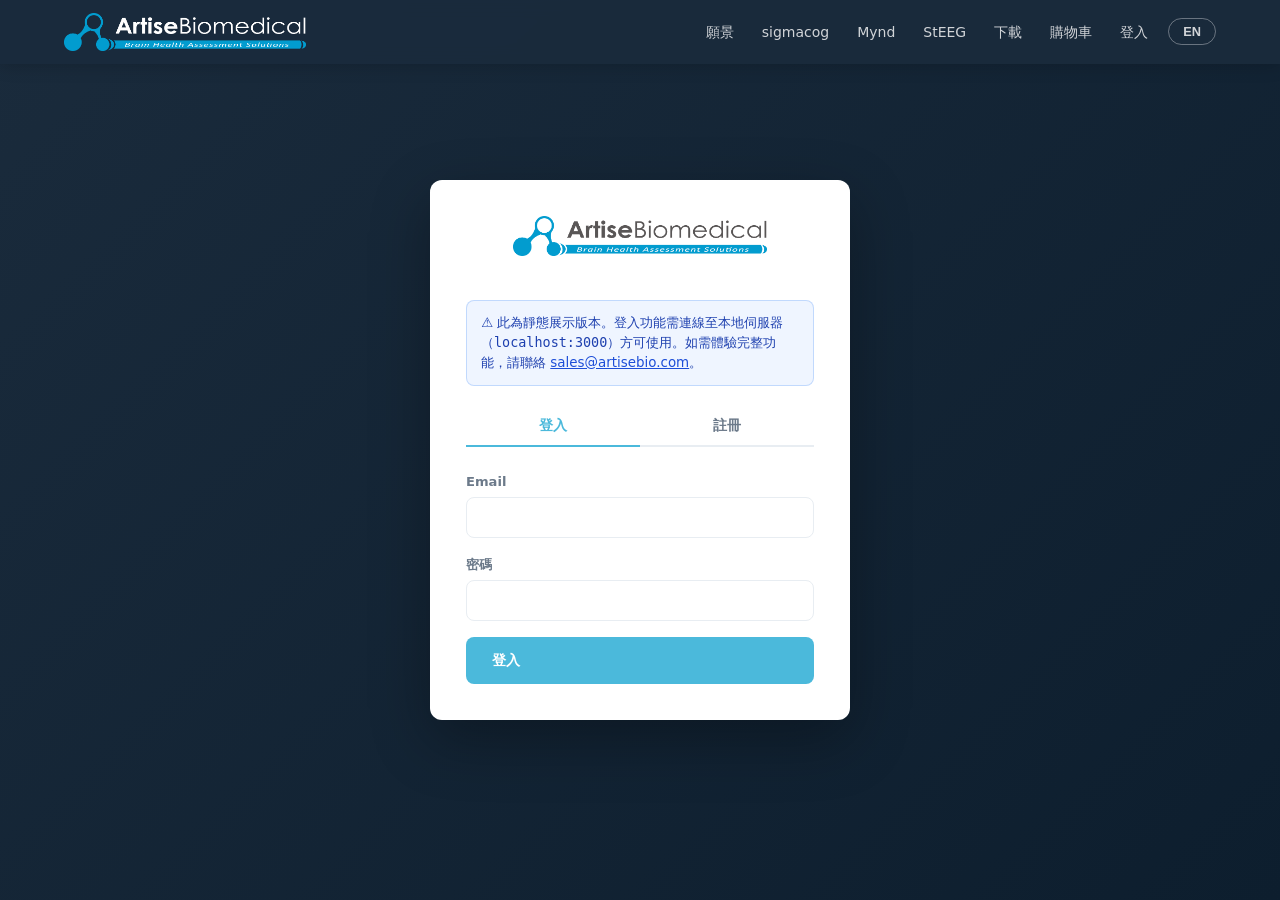
<file: login.html>
<!DOCTYPE html>
<html lang="zh-TW">
<head>
  <meta charset="UTF-8">
  <meta name="viewport" content="width=device-width, initial-scale=1.0">
  <title>Login — Artise Biomedical</title>
  <link rel="stylesheet" href="css/style.css">
</head>
<body>

<nav class="nav">
  <div class="nav-inner">
    <a href="index.html" class="nav-brand">
      <img src="images/artise-logo-white.png" alt="Artise Biomedical" class="nav-logo-img">
    </a>
    <button class="nav-toggle" id="nav-toggle" aria-label="menu">&#9776;</button>
    <div class="nav-menu" id="nav-menu">
      <a href="index.html#story" class="nav-link" data-i18n="nav_vision">願景</a>
      <a href="index.html#sigmacog-section" class="nav-link">sigmacog</a>
      <a href="index.html#ecosystem" class="nav-link" data-i18n="nav_ecosystem">Mynd</a>
      <a href="index.html#hardware" class="nav-link">StEEG</a>
      <a href="downloads.html" class="nav-link" data-i18n="nav_downloads">下載</a>
      <a href="cart.html" class="nav-link nav-cart-link">
        <span data-i18n="nav_cart">購物車</span>
        <span class="cart-badge" style="display:none">0</span>
      </a>
      <div id="nav-auth"></div>
      <button id="lang-toggle" class="lang-toggle">EN</button>
    </div>
  </div>
</nav>

<main class="auth-page">
  <div class="auth-card">
    <div class="auth-logo">
      <img src="images/artise-logo.png" alt="Artise Biomedical" style="height:40px;width:auto;margin-bottom:8px">
    </div>

    <!-- Demo notice -->
    <div class="alert" style="background:rgba(59,130,246,.08);border:1px solid rgba(59,130,246,.25);color:#1e40af;border-radius:8px;padding:12px 14px;font-size:.84rem;margin-bottom:20px;line-height:1.5">
      <span data-lang="zh">⚠️ 此為靜態展示版本。登入功能需連線至本地伺服器（<code>localhost:3000</code>）方可使用。如需體驗完整功能，請聯絡 <a href="mailto:sales@artisebio.com" style="color:#1d4ed8">sales@artisebio.com</a>。</span>
      <span data-lang="en">⚠️ This is a static demo. Login requires connecting to the local server (<code>localhost:3000</code>). For full access, contact <a href="mailto:sales@artisebio.com" style="color:#1d4ed8">sales@artisebio.com</a>.</span>
    </div>

    <div class="auth-tabs">
      <button class="auth-tab active" id="tab-login" data-i18n="login_title"></button>
      <button class="auth-tab" id="tab-register" data-i18n="register_title"></button>
    </div>

    <!-- Login form -->
    <form id="login-form" class="auth-form">
      <div class="form-group">
        <label data-i18n="email"></label>
        <input type="email" id="l-email" class="form-input" autocomplete="email" required>
      </div>
      <div class="form-group">
        <label data-i18n="password"></label>
        <input type="password" id="l-password" class="form-input" autocomplete="current-password" required>
      </div>
      <p class="form-error" id="login-error" style="display:none">
        <span data-lang="zh">伺服器無法連線，此功能僅在本地模式下可用。</span>
        <span data-lang="en">Server unavailable. This feature only works in local mode.</span>
      </p>
      <button type="submit" class="btn btn-primary btn-block" data-i18n="login_btn"></button>
    </form>

    <!-- Register form -->
    <form id="register-form" class="auth-form" style="display:none">
      <div class="form-group">
        <label data-i18n="name"></label>
        <input type="text" id="r-name" class="form-input" autocomplete="name" required>
      </div>
      <div class="form-group">
        <label data-i18n="email"></label>
        <input type="email" id="r-email" class="form-input" autocomplete="email" required>
      </div>
      <div class="form-group">
        <label data-i18n="password"></label>
        <input type="password" id="r-password" class="form-input" autocomplete="new-password" required>
      </div>
      <div class="form-group">
        <label data-i18n="company"></label>
        <input type="text" id="r-company" class="form-input" autocomplete="organization">
      </div>
      <p class="form-error" id="register-error" style="display:none"></p>
      <button type="submit" class="btn btn-primary btn-block" data-i18n="register_btn"></button>
    </form>
  </div>
</main>

<script src="js/i18n.js"></script>
<script src="js/api.js"></script>
<script src="js/cart.js"></script>
<script src="js/main.js"></script>
<script>
(function () {
  'use strict';

  if (API.token()) { window.location.href = 'index.html'; }

  function switchTab(active) {
    document.getElementById('tab-login').classList.toggle('active', active === 'login');
    document.getElementById('tab-register').classList.toggle('active', active === 'register');
    document.getElementById('login-form').style.display = active === 'login' ? '' : 'none';
    document.getElementById('register-form').style.display = active === 'register' ? '' : 'none';
  }

  document.addEventListener('DOMContentLoaded', () => {
    applyLang();
    document.getElementById('tab-login').addEventListener('click', () => switchTab('login'));
    document.getElementById('tab-register').addEventListener('click', () => switchTab('register'));

    if (new URLSearchParams(window.location.search).get('mode') === 'register') {
      switchTab('register');
    }

    document.getElementById('login-form').addEventListener('submit', async (e) => {
      e.preventDefault();
      const errEl = document.getElementById('login-error');
      errEl.style.display = 'none';
      try {
        const data = await API.post('/auth/login', {
          email: document.getElementById('l-email').value,
          password: document.getElementById('l-password').value,
        });
        APP.setUser(data.user, data.token);
        const next = new URLSearchParams(window.location.search).get('next') || 'index.html';
        window.location.href = next;
      } catch {
        errEl.style.display = '';
      }
    });

    document.getElementById('register-form').addEventListener('submit', async (e) => {
      e.preventDefault();
      const errEl = document.getElementById('register-error');
      errEl.style.display = 'none';
      try {
        const data = await API.post('/auth/register', {
          name: document.getElementById('r-name').value,
          email: document.getElementById('r-email').value,
          password: document.getElementById('r-password').value,
          company: document.getElementById('r-company').value,
        });
        APP.setUser(data.user, data.token);
        window.location.href = 'index.html';
      } catch (err) {
        errEl.textContent = err.message || (getLang() === 'zh' ? '伺服器無法連線' : 'Server unavailable');
        errEl.style.display = '';
      }
    });
  });
})();
</script>
</body>
</html>
</file>
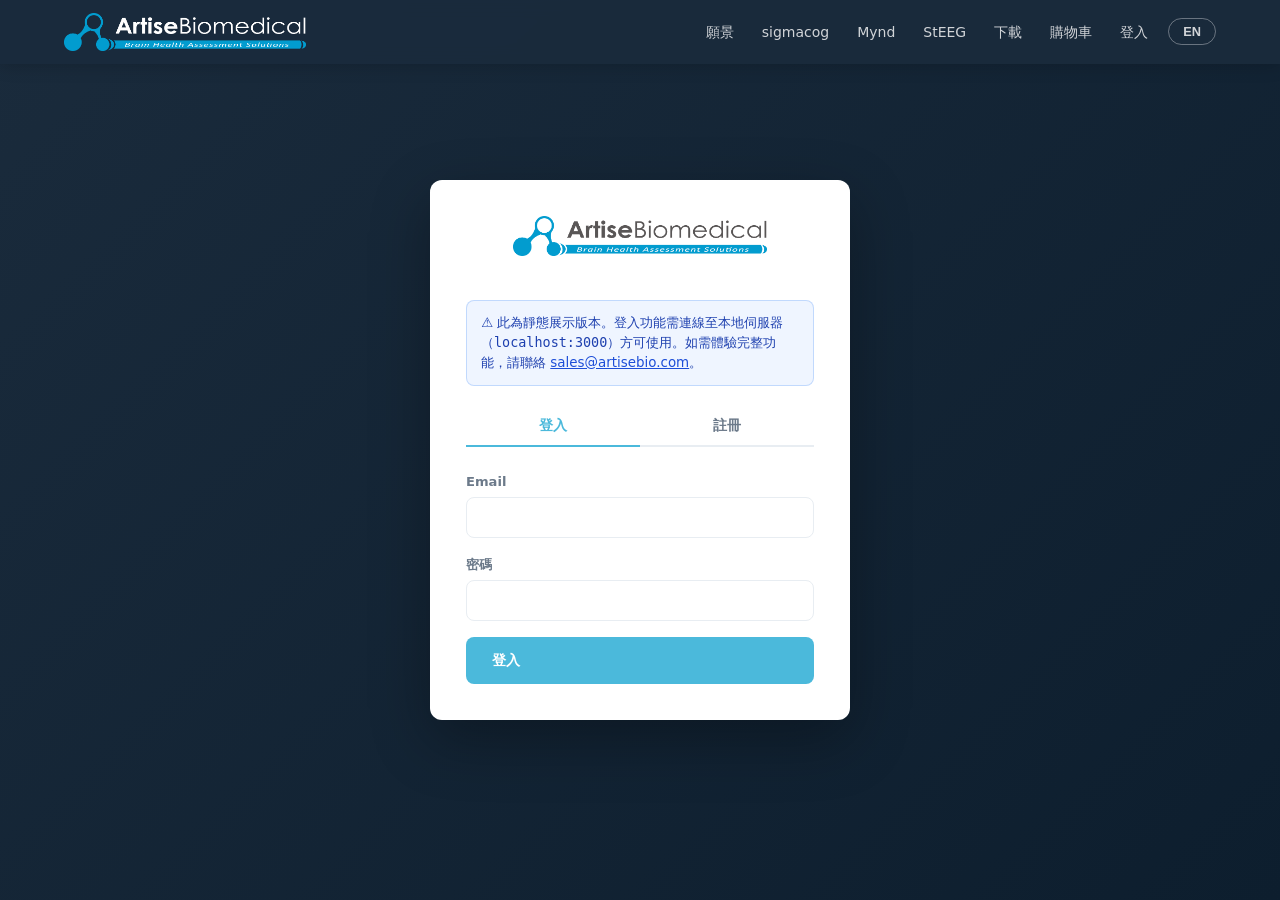
<file: admin/downloads.html>
<!DOCTYPE html>
<html lang="zh-TW">
<head>
  <meta charset="UTF-8">
  <meta name="viewport" content="width=device-width, initial-scale=1.0">
  <title>Downloads Admin — StEEG</title>
  <link rel="stylesheet" href="../css/style.css">
  <link rel="stylesheet" href="../css/admin.css">
</head>
<body class="admin-body">

<nav class="admin-nav">
  <a href="../" class="admin-nav-brand"><span class="brand-steeg">StEEG</span> Admin</a>
  <div class="admin-nav-links">
    <a href="./" class="admin-nav-link">Dashboard</a>
    <a href="./products.html" class="admin-nav-link">Products</a>
    <a href="./orders.html" class="admin-nav-link">Orders</a>
    <a href="./downloads.html" class="admin-nav-link active">Downloads</a>
    <a href="./settings.html" class="admin-nav-link">Settings</a>
    <a href="../" class="admin-nav-link">← Site</a>
    <button id="admin-logout" class="btn btn-sm">Logout</button>
  </div>
</nav>

<main class="admin-main">
  <div class="admin-header-row">
    <h1 class="admin-page-title">Downloads</h1>
    <button class="btn btn-primary" id="btn-new-dl">+ New Download</button>
  </div>
  <div id="dl-list"><p>Loading…</p></div>
</main>

<!-- Modal -->
<div class="modal-overlay" id="dl-modal" style="display:none">
  <div class="modal-box">
    <button class="modal-close" id="modal-close">✕</button>
    <h2 id="modal-title">Download</h2>
    <form id="dl-form" class="admin-form" enctype="multipart/form-data">
      <div class="form-row">
        <div class="form-group">
          <label>Name ZH *</label>
          <input type="text" name="name_zh" class="form-input" required>
        </div>
        <div class="form-group">
          <label>Name EN *</label>
          <input type="text" name="name_en" class="form-input" required>
        </div>
      </div>
      <div class="form-row">
        <div class="form-group">
          <label>Category</label>
          <select name="category" class="form-input">
            <option value="software">Software</option>
            <option value="firmware">Firmware</option>
            <option value="manual">Manual</option>
            <option value="driver">Driver</option>
          </select>
        </div>
        <div class="form-group">
          <label>Version</label>
          <input type="text" name="version" class="form-input" placeholder="1.0.0">
        </div>
      </div>
      <div class="form-group">
        <label>Description ZH</label>
        <textarea name="description_zh" class="form-input" rows="2"></textarea>
      </div>
      <div class="form-group">
        <label>Description EN</label>
        <textarea name="description_en" class="form-input" rows="2"></textarea>
      </div>
      <div class="form-group">
        <label>File</label>
        <input type="file" name="file" id="dl-file" class="form-input">
        <small id="current-file"></small>
      </div>
      <div class="form-row">
        <div class="form-group">
          <label>Sort Order</label>
          <input type="number" name="sort_order" class="form-input" value="0">
        </div>
        <label class="checkbox-label" style="align-self:center">
          <input type="checkbox" name="requires_login" value="1"> Requires Login
        </label>
      </div>
      <div class="form-footer">
        <button type="button" class="btn btn-outline" id="modal-cancel">Cancel</button>
        <button type="submit" class="btn btn-primary">Save</button>
      </div>
    </form>
  </div>
</div>

<script src="../js/i18n.js"></script>
<script src="../js/api.js"></script>
<script src="../js/cart.js"></script>
<script src="../js/main.js"></script>
<script>
(function () {
  'use strict';

  let editingId = null;

  async function checkAdmin() {
    const token = API.token();
    if (!token) { window.location.href = '/login.html'; return false; }
    try {
      const user = await API.get('/auth/me');
      if (user.role !== 'admin') { window.location.href = '/'; return false; }
      return true;
    } catch { window.location.href = '/login.html'; return false; }
  }

  async function loadList() {
    const list = document.getElementById('dl-list');
    try {
      const items = await API.get('/admin/downloads');
      list.innerHTML = `
        <table class="admin-table">
          <thead><tr><th>ID</th><th>Name ZH</th><th>Category</th><th>Version</th><th>Filename</th><th>Login?</th><th>Actions</th></tr></thead>
          <tbody>${items.map(d => `
            <tr>
              <td>${d.id}</td>
              <td>${d.name_zh}</td>
              <td>${d.category}</td>
              <td>${d.version || '—'}</td>
              <td>${d.filename}</td>
              <td>${d.requires_login ? '🔒' : ''}</td>
              <td>
                <button class="btn btn-sm btn-edit" data-id="${d.id}">Edit</button>
                <button class="btn btn-sm btn-danger btn-delete" data-id="${d.id}">Delete</button>
              </td>
            </tr>`).join('')}
          </tbody>
        </table>`;

      list.querySelectorAll('.btn-edit').forEach(btn => {
        btn.addEventListener('click', () => openEdit(parseInt(btn.dataset.id), items));
      });
      list.querySelectorAll('.btn-delete').forEach(btn => {
        btn.addEventListener('click', async () => {
          if (!confirm('Delete?')) return;
          await API.del('/admin/downloads/' + btn.dataset.id);
          loadList();
        });
      });
    } catch (e) { list.innerHTML = '<p class="error-msg">' + e.message + '</p>'; }
  }

  function openEdit(id, items) {
    const d = items.find(x => x.id === id);
    if (!d) return;
    editingId = id;
    document.getElementById('modal-title').textContent = 'Edit Download';
    const form = document.getElementById('dl-form');
    ['name_zh','name_en','description_zh','description_en','version','sort_order'].forEach(f => {
      const el = form.querySelector(`[name="${f}"]`);
      if (el) el.value = d[f] ?? '';
    });
    form.querySelector('[name="category"]').value = d.category;
    form.querySelector('[name="requires_login"]').checked = !!d.requires_login;
    document.getElementById('current-file').textContent = d.filename ? 'Current: ' + d.filename : '';
    openModal();
  }

  function openNew() {
    editingId = null;
    document.getElementById('modal-title').textContent = 'New Download';
    document.getElementById('dl-form').reset();
    document.getElementById('current-file').textContent = '';
    openModal();
  }

  function openModal() { document.getElementById('dl-modal').style.display = 'flex'; }
  function closeModal() { document.getElementById('dl-modal').style.display = 'none'; }

  document.addEventListener('DOMContentLoaded', async () => {
    if (!await checkAdmin()) return;
    loadList();
    document.getElementById('admin-logout').addEventListener('click', () => APP.logout());
    document.getElementById('btn-new-dl').addEventListener('click', openNew);
    document.getElementById('modal-close').addEventListener('click', closeModal);
    document.getElementById('modal-cancel').addEventListener('click', closeModal);
    document.getElementById('dl-modal').addEventListener('click', e => {
      if (e.target === e.currentTarget) closeModal();
    });

    document.getElementById('dl-form').addEventListener('submit', async (e) => {
      e.preventDefault();
      const form = e.target;
      const fd = new FormData(form);

      try {
        if (editingId) {
          // PUT (no file re-upload in edit mode — keep existing filename)
          const data = {
            name_zh: fd.get('name_zh'),
            name_en: fd.get('name_en'),
            description_zh: fd.get('description_zh'),
            description_en: fd.get('description_en'),
            category: fd.get('category'),
            version: fd.get('version'),
            sort_order: parseInt(fd.get('sort_order')) || 0,
            requires_login: form.querySelector('[name="requires_login"]').checked,
          };
          await API.put('/admin/downloads/' + editingId, data);
        } else {
          await API.upload('/admin/downloads', fd);
        }
        closeModal();
        loadList();
      } catch (err) { alert('Save failed: ' + err.message); }
    });
  });
})();
</script>
</body>
</html>
</file>
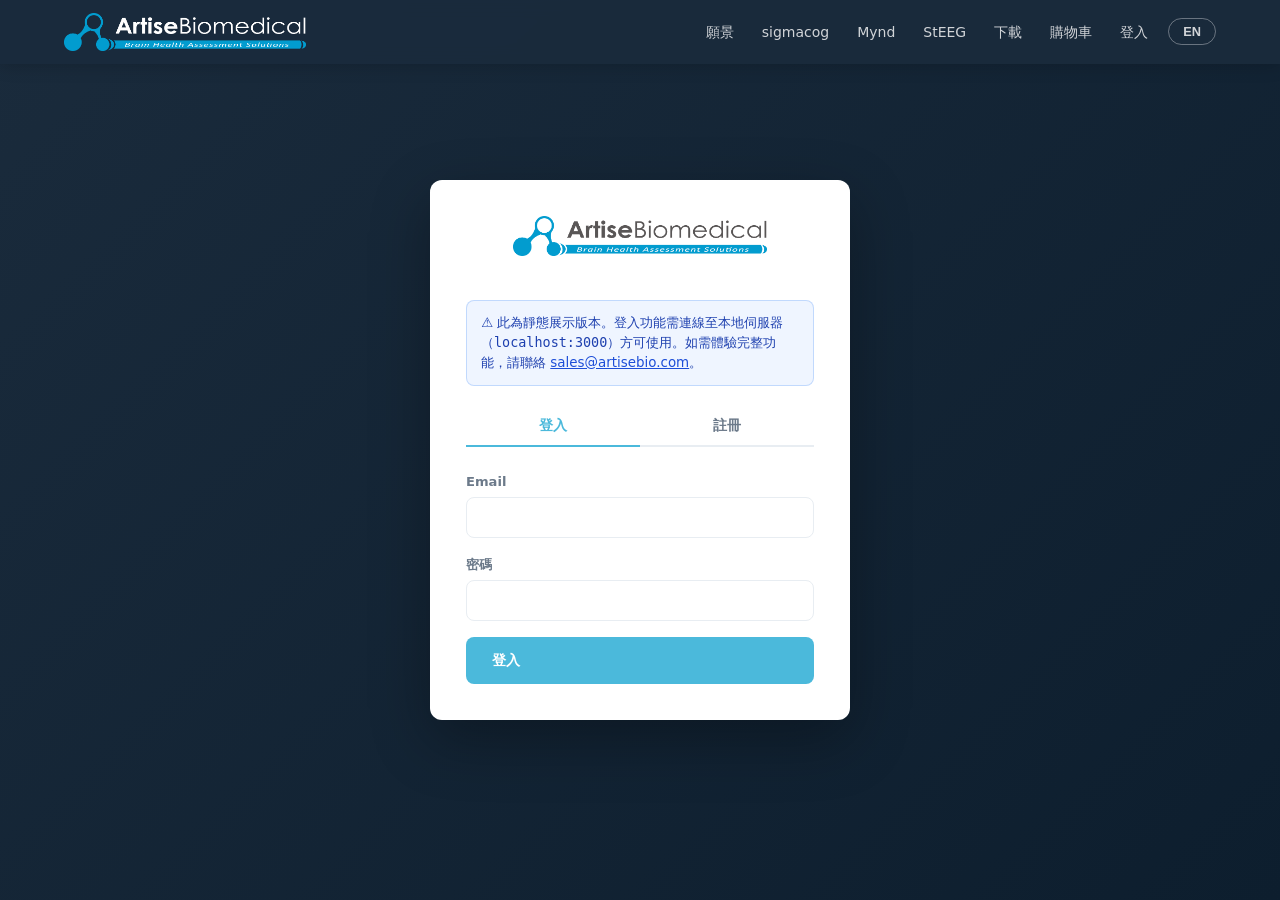
<file: admin/orders.html>
<!DOCTYPE html>
<html lang="zh-TW">
<head>
  <meta charset="UTF-8">
  <meta name="viewport" content="width=device-width, initial-scale=1.0">
  <title>Orders Admin — StEEG</title>
  <link rel="stylesheet" href="../css/style.css">
  <link rel="stylesheet" href="../css/admin.css">
</head>
<body class="admin-body">

<nav class="admin-nav">
  <a href="../" class="admin-nav-brand"><span class="brand-steeg">StEEG</span> Admin</a>
  <div class="admin-nav-links">
    <a href="./" class="admin-nav-link">Dashboard</a>
    <a href="./products.html" class="admin-nav-link">Products</a>
    <a href="./orders.html" class="admin-nav-link active">Orders</a>
    <a href="./downloads.html" class="admin-nav-link">Downloads</a>
    <a href="./settings.html" class="admin-nav-link">Settings</a>
    <a href="../" class="admin-nav-link">← Site</a>
    <button id="admin-logout" class="btn btn-sm">Logout</button>
  </div>
</nav>

<main class="admin-main">
  <h1 class="admin-page-title">Orders</h1>

  <div class="admin-filter-row">
    <select id="status-filter" class="form-input form-input-sm">
      <option value="">All Status</option>
      <option value="pending">Pending</option>
      <option value="confirmed">Confirmed</option>
      <option value="shipped">Shipped</option>
      <option value="completed">Completed</option>
      <option value="cancelled">Cancelled</option>
    </select>
    <select id="type-filter" class="form-input form-input-sm">
      <option value="">All Types</option>
      <option value="inquiry">Inquiry</option>
      <option value="purchase">Purchase</option>
    </select>
  </div>

  <div id="orders-list"><p>Loading…</p></div>
</main>

<!-- Order detail modal -->
<div class="modal-overlay" id="order-modal" style="display:none">
  <div class="modal-box">
    <button class="modal-close" id="modal-close">✕</button>
    <div id="order-detail"></div>
  </div>
</div>

<script src="../js/i18n.js"></script>
<script src="../js/api.js"></script>
<script src="../js/cart.js"></script>
<script src="../js/main.js"></script>
<script>
(function () {
  'use strict';

  let allOrders = [];

  async function checkAdmin() {
    const token = API.token();
    if (!token) { window.location.href = '/login.html?next=/admin/orders.html'; return false; }
    try {
      const user = await API.get('/auth/me');
      if (user.role !== 'admin') { window.location.href = '/'; return false; }
      return true;
    } catch { window.location.href = '/login.html'; return false; }
  }

  async function loadOrders() {
    const list = document.getElementById('orders-list');
    try {
      allOrders = await API.get('/admin/orders');
      renderOrders();
    } catch (e) {
      list.innerHTML = '<p class="error-msg">' + e.message + '</p>';
    }
  }

  function renderOrders() {
    const statusF = document.getElementById('status-filter').value;
    const typeF = document.getElementById('type-filter').value;
    const list = document.getElementById('orders-list');

    const filtered = allOrders.filter(o =>
      (!statusF || o.status === statusF) &&
      (!typeF || o.type === typeF)
    );

    if (!filtered.length) { list.innerHTML = '<p>No orders found.</p>'; return; }

    list.innerHTML = `
      <table class="admin-table">
        <thead><tr><th>ID</th><th>Customer</th><th>Email</th><th>Type</th><th>Status</th><th>Total</th><th>Date</th><th>Actions</th></tr></thead>
        <tbody>${filtered.map(o => `
          <tr>
            <td><button class="link-btn btn-view-order" data-id="${o.id}">#${o.id}</button></td>
            <td>${o.guest_name || '—'}</td>
            <td>${o.guest_email || o.user_email || '—'}</td>
            <td><span class="badge badge-${o.type}">${o.type}</span></td>
            <td>
              <select class="status-select form-input form-input-sm" data-id="${o.id}">
                ${['pending','confirmed','shipped','completed','cancelled'].map(s =>
                  `<option value="${s}" ${o.status===s?'selected':''}>${s}</option>`
                ).join('')}
              </select>
            </td>
            <td>${o.total ? 'USD ' + o.total.toLocaleString() : '—'}</td>
            <td>${o.created_at?.slice(0,10) || ''}</td>
            <td>
              <button class="btn btn-sm btn-view-order" data-id="${o.id}">View</button>
            </td>
          </tr>`).join('')}
        </tbody>
      </table>`;

    list.querySelectorAll('.status-select').forEach(sel => {
      sel.addEventListener('change', async function () {
        try {
          await API.put('/admin/orders/' + this.dataset.id + '/status', { status: this.value });
          const order = allOrders.find(o => o.id == this.dataset.id);
          if (order) order.status = this.value;
        } catch (e) { alert('Failed: ' + e.message); }
      });
    });

    list.querySelectorAll('.btn-view-order').forEach(btn => {
      btn.addEventListener('click', () => showOrderDetail(parseInt(btn.dataset.id)));
    });
  }

  function showOrderDetail(id) {
    const o = allOrders.find(x => x.id === id);
    if (!o) return;
    const detail = document.getElementById('order-detail');
    detail.innerHTML = `
      <h2>Order #${o.id}</h2>
      <div class="order-detail-meta">
        <div><strong>Type:</strong> <span class="badge badge-${o.type}">${o.type}</span></div>
        <div><strong>Status:</strong> <span class="badge badge-${o.status}">${o.status}</span></div>
        <div><strong>Date:</strong> ${o.created_at || ''}</div>
        <div><strong>Customer:</strong> ${o.guest_name || '—'}</div>
        <div><strong>Email:</strong> ${o.guest_email || o.user_email || '—'}</div>
        <div><strong>Company:</strong> ${o.guest_company || '—'}</div>
        ${o.note ? `<div><strong>Note:</strong> ${o.note}</div>` : ''}
      </div>
      <h3>Items</h3>
      <table class="admin-table">
        <thead><tr><th>Product</th><th>Qty</th><th>Price</th><th>Subtotal</th></tr></thead>
        <tbody>${(o.items || []).map(i => `
          <tr>
            <td>${i.product_name}</td>
            <td>${i.qty}</td>
            <td>${i.price ? 'USD ' + i.price.toLocaleString() : '—'}</td>
            <td>${i.price ? 'USD ' + (i.price * i.qty).toLocaleString() : '—'}</td>
          </tr>`).join('')}
        </tbody>
      </table>
      <div class="order-total-row"><strong>Total: ${o.total ? 'USD ' + o.total.toLocaleString() : '—'}</strong></div>`;
    document.getElementById('order-modal').style.display = 'flex';
  }

  document.addEventListener('DOMContentLoaded', async () => {
    if (!await checkAdmin()) return;
    loadOrders();
    document.getElementById('admin-logout').addEventListener('click', () => APP.logout());
    document.getElementById('modal-close').addEventListener('click', () => {
      document.getElementById('order-modal').style.display = 'none';
    });
    document.getElementById('order-modal').addEventListener('click', e => {
      if (e.target === e.currentTarget) e.currentTarget.style.display = 'none';
    });
    document.getElementById('status-filter').addEventListener('change', renderOrders);
    document.getElementById('type-filter').addEventListener('change', renderOrders);
  });
})();
</script>
</body>
</html>
</file>
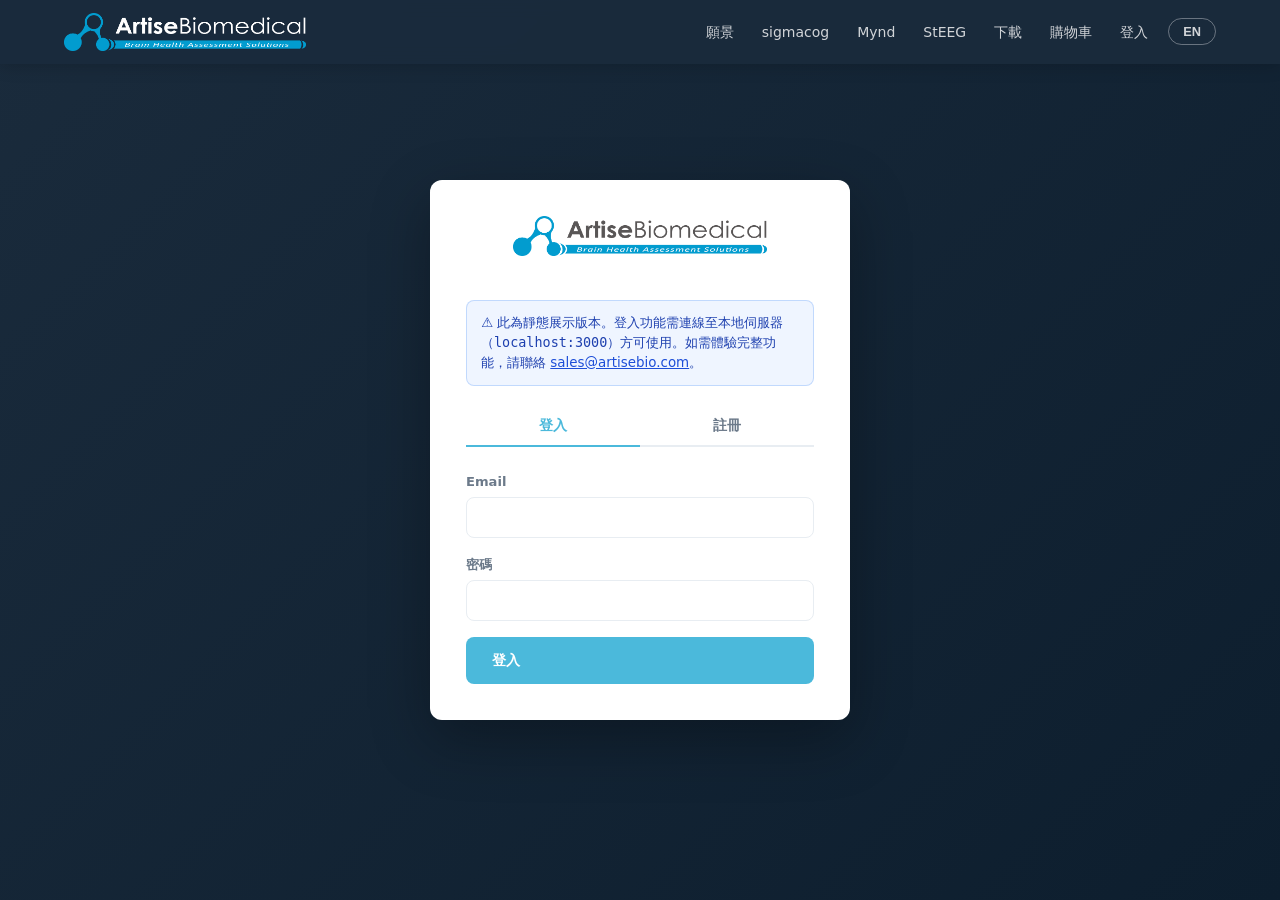
<file: admin/products.html>
<!DOCTYPE html>
<html lang="zh-TW">
<head>
  <meta charset="UTF-8">
  <meta name="viewport" content="width=device-width, initial-scale=1.0">
  <title>Products Admin — StEEG</title>
  <link rel="stylesheet" href="../css/style.css">
  <link rel="stylesheet" href="../css/admin.css">
</head>
<body class="admin-body">

<nav class="admin-nav">
  <a href="../" class="admin-nav-brand"><span class="brand-steeg">StEEG</span> Admin</a>
  <div class="admin-nav-links">
    <a href="./" class="admin-nav-link">Dashboard</a>
    <a href="./products.html" class="admin-nav-link active">Products</a>
    <a href="./orders.html" class="admin-nav-link">Orders</a>
    <a href="./downloads.html" class="admin-nav-link">Downloads</a>
    <a href="./settings.html" class="admin-nav-link">Settings</a>
    <a href="../" class="admin-nav-link">← Site</a>
    <button id="admin-logout" class="btn btn-sm">Logout</button>
  </div>
</nav>

<main class="admin-main">
  <div class="admin-header-row">
    <h1 class="admin-page-title">Products</h1>
    <button class="btn btn-primary" id="btn-new-product">+ New Product</button>
  </div>

  <div id="product-list"><p>Loading…</p></div>
</main>

<!-- Product Modal -->
<div class="modal-overlay" id="product-modal" style="display:none">
  <div class="modal-box modal-wide">
    <button class="modal-close" id="modal-close">✕</button>
    <h2 id="modal-title">Product</h2>
    <form id="product-form" class="admin-form">
      <div class="form-row">
        <div class="form-group">
          <label>Slug *</label>
          <input type="text" name="slug" class="form-input" required>
        </div>
        <div class="form-group">
          <label>Model ID</label>
          <input type="text" name="model_id" class="form-input">
        </div>
      </div>
      <div class="form-row">
        <div class="form-group">
          <label>Name ZH *</label>
          <input type="text" name="name_zh" class="form-input" required>
        </div>
        <div class="form-group">
          <label>Name EN *</label>
          <input type="text" name="name_en" class="form-input" required>
        </div>
      </div>
      <div class="form-group">
        <label>Description ZH</label>
        <textarea name="description_zh" class="form-input" rows="3"></textarea>
      </div>
      <div class="form-group">
        <label>Description EN</label>
        <textarea name="description_en" class="form-input" rows="3"></textarea>
      </div>
      <div class="form-row">
        <div class="form-group">
          <label>Category</label>
          <select name="category_id" class="form-input" id="cat-select"></select>
        </div>
        <div class="form-group">
          <label>Currency</label>
          <select name="currency" class="form-input">
            <option value="USD">USD</option>
            <option value="TWD">TWD</option>
          </select>
        </div>
      </div>
      <div class="form-row">
        <div class="form-group">
          <label>Price</label>
          <input type="number" name="price" class="form-input" min="0" step="0.01" value="0">
        </div>
        <div class="form-group">
          <label>Sort Order</label>
          <input type="number" name="sort_order" class="form-input" value="0">
        </div>
      </div>
      <div class="form-row">
        <label class="checkbox-label">
          <input type="checkbox" name="show_price" value="1"> Show Price (uncheck = 洽詢代理商)
        </label>
        <label class="checkbox-label">
          <input type="checkbox" name="in_stock" value="1" checked> In Stock
        </label>
        <label class="checkbox-label">
          <input type="checkbox" name="featured" value="1"> Featured
        </label>
      </div>
      <div class="form-group">
        <label>Image URL</label>
        <div class="image-upload-row">
          <input type="text" name="image_url" id="img-url" class="form-input" placeholder="/uploads/...">
          <label class="btn btn-outline btn-sm" for="img-file-input">Upload</label>
          <input type="file" id="img-file-input" accept="image/*" style="display:none">
        </div>
        <img id="img-preview" style="max-height:80px;margin-top:8px;display:none">
      </div>
      <div class="form-group">
        <label>Specs JSON <small>(array of {key, value})</small></label>
        <textarea name="specs_json" class="form-input" rows="4" placeholder='[{"key":"Channels","value":"8"}]'></textarea>
      </div>
      <div class="form-footer">
        <button type="button" class="btn btn-outline" id="modal-cancel">Cancel</button>
        <button type="submit" class="btn btn-primary" id="form-save">Save</button>
      </div>
    </form>
  </div>
</div>

<script src="../js/i18n.js"></script>
<script src="../js/api.js"></script>
<script src="../js/cart.js"></script>
<script src="../js/main.js"></script>
<script>
(function () {
  'use strict';

  let categories = [];
  let editingId = null;

  async function checkAdmin() {
    const token = API.token();
    if (!token) { window.location.href = '/login.html?next=/admin/products.html'; return false; }
    try {
      const user = await API.get('/auth/me');
      if (user.role !== 'admin') { window.location.href = '/'; return false; }
      return true;
    } catch { window.location.href = '/login.html'; return false; }
  }

  async function loadCategories() {
    categories = await API.get('/admin/categories');
    const sel = document.getElementById('cat-select');
    sel.innerHTML = categories.map(c => `<option value="${c.id}">${c.name_zh} / ${c.name_en}</option>`).join('');
  }

  async function loadProducts() {
    const list = document.getElementById('product-list');
    try {
      const products = await API.get('/admin/products');
      list.innerHTML = `
        <table class="admin-table">
          <thead><tr><th>ID</th><th>Slug</th><th>Name ZH</th><th>Category</th><th>Price</th><th>Featured</th><th>Actions</th></tr></thead>
          <tbody>${products.map(p => `
            <tr>
              <td>${p.id}</td>
              <td>${p.slug}</td>
              <td>${p.name_zh}</td>
              <td>${p.cat_zh || '—'}</td>
              <td>${p.show_price ? (p.currency + ' ' + p.price) : '洽詢'}</td>
              <td>${p.featured ? '★' : ''}</td>
              <td>
                <button class="btn btn-sm btn-edit" data-id="${p.id}">Edit</button>
                <button class="btn btn-sm btn-danger btn-delete" data-id="${p.id}">Delete</button>
              </td>
            </tr>`).join('')}
          </tbody>
        </table>`;

      list.querySelectorAll('.btn-edit').forEach(btn => {
        btn.addEventListener('click', () => openEdit(parseInt(btn.dataset.id), products));
      });
      list.querySelectorAll('.btn-delete').forEach(btn => {
        btn.addEventListener('click', async () => {
          if (!confirm('Delete this product?')) return;
          await API.del('/admin/products/' + btn.dataset.id);
          loadProducts();
        });
      });
    } catch (e) {
      list.innerHTML = '<p class="error-msg">' + e.message + '</p>';
    }
  }

  function openEdit(id, products) {
    const p = products.find(x => x.id === id);
    if (!p) return;
    editingId = id;
    document.getElementById('modal-title').textContent = 'Edit Product';
    const form = document.getElementById('product-form');
    const fields = ['slug','model_id','name_zh','name_en','description_zh','description_en','price','sort_order','image_url','specs_json','currency'];
    fields.forEach(f => {
      const el = form.querySelector(`[name="${f}"]`);
      if (el) el.value = p[f] ?? '';
    });
    form.querySelector('[name="category_id"]').value = p.category_id || '';
    form.querySelector('[name="show_price"]').checked = !!p.show_price;
    form.querySelector('[name="in_stock"]').checked = !!p.in_stock;
    form.querySelector('[name="featured"]').checked = !!p.featured;
    updateImgPreview(p.image_url);
    openModal();
  }

  function openNew() {
    editingId = null;
    document.getElementById('modal-title').textContent = 'New Product';
    document.getElementById('product-form').reset();
    updateImgPreview('');
    openModal();
  }

  function openModal() {
    document.getElementById('product-modal').style.display = 'flex';
  }
  function closeModal() {
    document.getElementById('product-modal').style.display = 'none';
  }

  function updateImgPreview(url) {
    const img = document.getElementById('img-preview');
    if (url) { img.src = url; img.style.display = ''; }
    else { img.style.display = 'none'; }
  }

  document.addEventListener('DOMContentLoaded', async () => {
    if (!await checkAdmin()) return;
    await loadCategories();
    await loadProducts();

    document.getElementById('admin-logout').addEventListener('click', () => APP.logout());
    document.getElementById('btn-new-product').addEventListener('click', openNew);
    document.getElementById('modal-close').addEventListener('click', closeModal);
    document.getElementById('modal-cancel').addEventListener('click', closeModal);
    document.getElementById('product-modal').addEventListener('click', e => {
      if (e.target === e.currentTarget) closeModal();
    });

    // Image upload
    document.getElementById('img-file-input').addEventListener('change', async function () {
      if (!this.files[0]) return;
      const fd = new FormData();
      fd.append('image', this.files[0]);
      try {
        const res = await API.upload('/admin/upload-image', fd);
        document.getElementById('img-url').value = res.url;
        updateImgPreview(res.url);
      } catch (e) { alert('Upload failed: ' + e.message); }
    });

    document.getElementById('img-url').addEventListener('input', function () {
      updateImgPreview(this.value);
    });

    document.getElementById('product-form').addEventListener('submit', async (e) => {
      e.preventDefault();
      const form = e.target;
      const data = {
        slug: form.slug.value,
        model_id: form.model_id.value,
        name_zh: form.name_zh.value,
        name_en: form.name_en.value,
        description_zh: form.description_zh.value,
        description_en: form.description_en.value,
        category_id: parseInt(form.category_id.value),
        currency: form.currency.value,
        price: parseFloat(form.price.value) || 0,
        sort_order: parseInt(form.sort_order.value) || 0,
        show_price: form.show_price.checked,
        in_stock: form.in_stock.checked,
        featured: form.featured.checked,
        image_url: form.image_url.value,
        specs_json: form.specs_json.value || '[]',
      };
      try {
        if (editingId) {
          await API.put('/admin/products/' + editingId, data);
        } else {
          await API.post('/admin/products', data);
        }
        closeModal();
        loadProducts();
      } catch (err) { alert('Save failed: ' + err.message); }
    });
  });
})();
</script>
</body>
</html>
</file>
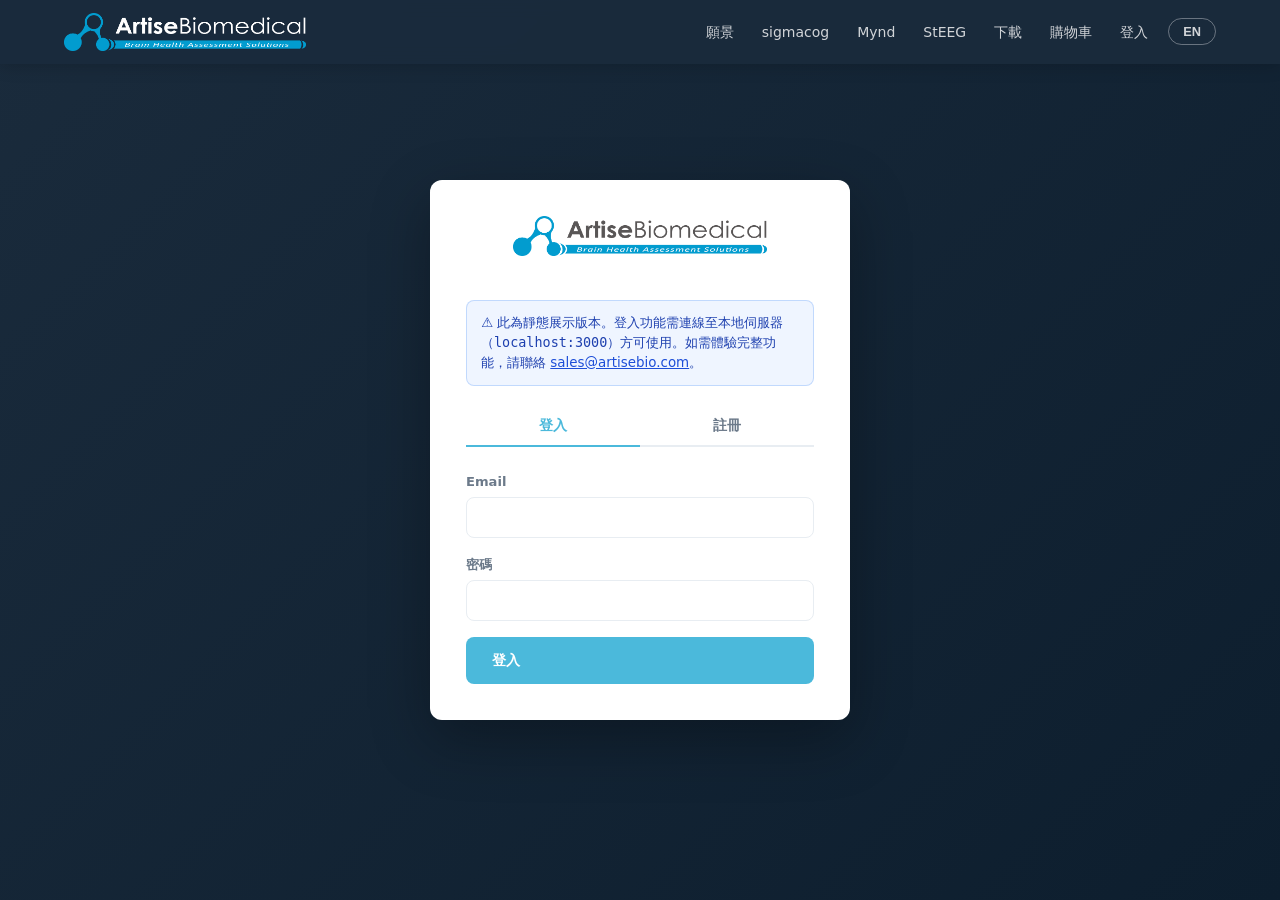
<file: admin/settings.html>
<!DOCTYPE html>
<html lang="zh-TW">
<head>
  <meta charset="UTF-8">
  <meta name="viewport" content="width=device-width, initial-scale=1.0">
  <title>Settings Admin — StEEG</title>
  <link rel="stylesheet" href="../css/style.css">
  <link rel="stylesheet" href="../css/admin.css">
</head>
<body class="admin-body">

<nav class="admin-nav">
  <a href="../" class="admin-nav-brand"><span class="brand-steeg">StEEG</span> Admin</a>
  <div class="admin-nav-links">
    <a href="./" class="admin-nav-link">Dashboard</a>
    <a href="./products.html" class="admin-nav-link">Products</a>
    <a href="./orders.html" class="admin-nav-link">Orders</a>
    <a href="./downloads.html" class="admin-nav-link">Downloads</a>
    <a href="./settings.html" class="admin-nav-link active">Settings</a>
    <a href="../" class="admin-nav-link">← Site</a>
    <button id="admin-logout" class="btn btn-sm">Logout</button>
  </div>
</nav>

<main class="admin-main">
  <h1 class="admin-page-title">Site Settings</h1>
  <form id="settings-form" class="admin-form settings-form">
    <div class="form-group">
      <label>Site Title</label>
      <input type="text" name="site_title" class="form-input" placeholder="StEEG — Artise Biomedical">
    </div>
    <div class="form-group">
      <label>Contact Email</label>
      <input type="email" name="contact_email" class="form-input" placeholder="sales@artisebio.com">
    </div>
    <div class="form-group">
      <label>Contact Phone</label>
      <input type="text" name="contact_phone" class="form-input" placeholder="+886-2-2908-8658">
    </div>
    <div class="form-group">
      <label>Hero Title ZH</label>
      <input type="text" name="hero_title_zh" class="form-input">
    </div>
    <div class="form-group">
      <label>Hero Title EN</label>
      <input type="text" name="hero_title_en" class="form-input">
    </div>
    <div class="form-group">
      <label>Notice Banner (leave blank to hide)</label>
      <input type="text" name="notice_banner" class="form-input" placeholder="e.g. We'll be at SfN 2025 Booth #1234">
    </div>
    <div class="form-footer">
      <button type="submit" class="btn btn-primary">Save Settings</button>
      <span id="save-msg" style="display:none;color:var(--green);margin-left:1rem">✓ Saved</span>
    </div>
  </form>

  <hr style="margin:2rem 0">
  <h2>Users</h2>
  <div id="users-list"><p>Loading…</p></div>
</main>

<script src="../js/i18n.js"></script>
<script src="../js/api.js"></script>
<script src="../js/cart.js"></script>
<script src="../js/main.js"></script>
<script>
(function () {
  'use strict';

  async function checkAdmin() {
    const token = API.token();
    if (!token) { window.location.href = '/login.html'; return false; }
    try {
      const user = await API.get('/auth/me');
      if (user.role !== 'admin') { window.location.href = '/'; return false; }
      return true;
    } catch { window.location.href = '/login.html'; return false; }
  }

  async function loadSettings() {
    const settings = await API.get('/settings');
    const form = document.getElementById('settings-form');
    Object.entries(settings).forEach(([k, v]) => {
      const el = form.querySelector(`[name="${k}"]`);
      if (el) el.value = v;
    });
  }

  async function loadUsers() {
    const list = document.getElementById('users-list');
    try {
      const users = await API.get('/admin/users');
      list.innerHTML = `
        <table class="admin-table">
          <thead><tr><th>ID</th><th>Name</th><th>Email</th><th>Company</th><th>Role</th><th>Joined</th></tr></thead>
          <tbody>${users.map(u => `
            <tr>
              <td>${u.id}</td>
              <td>${u.name}</td>
              <td>${u.email}</td>
              <td>${u.company || '—'}</td>
              <td><span class="badge badge-${u.role}">${u.role}</span></td>
              <td>${u.created_at?.slice(0,10) || ''}</td>
            </tr>`).join('')}
          </tbody>
        </table>`;
    } catch (e) { list.innerHTML = '<p class="error-msg">' + e.message + '</p>'; }
  }

  document.addEventListener('DOMContentLoaded', async () => {
    if (!await checkAdmin()) return;
    loadSettings();
    loadUsers();
    document.getElementById('admin-logout').addEventListener('click', () => APP.logout());

    document.getElementById('settings-form').addEventListener('submit', async (e) => {
      e.preventDefault();
      const form = e.target;
      const data = {};
      new FormData(form).forEach((v, k) => data[k] = v);
      try {
        await API.put('/admin/settings', data);
        const msg = document.getElementById('save-msg');
        msg.style.display = '';
        setTimeout(() => msg.style.display = 'none', 2000);
      } catch (err) { alert('Save failed: ' + err.message); }
    });
  });
})();
</script>
</body>
</html>
</file>
<file: css/style.css>
/* ── StEEG Web — Main Stylesheet ───────────────────────────────── */
:root {
  --navy:    #1A2B3C;
  --cyan:    #4bb9db;
  --cyan2:   #2a9bbf;
  --green:   #27ae60;
  --light:   #f0f6f9;
  --white:   #ffffff;
  --gray1:   #f5f7fa;
  --gray2:   #e8edf2;
  --gray3:   #b0bcc8;
  --text:    #2c3e50;
  --muted:   #6c7a8a;
  --shadow:  0 4px 20px rgba(26,43,60,.12);
  --radius:  12px;
  --radius-sm: 8px;
  /* Sigmacog palette */
  --blue:    #3b82f6;
  --teal:    #14b8a6;
  --purple:  #8b5cf6;
  --dark:    #0f172a;
  --dark2:   #1e293b;
}

*, *::before, *::after { box-sizing: border-box; margin: 0; padding: 0; }
html { scroll-behavior: smooth; }
body { font-family: 'Noto Sans TC', 'Segoe UI', system-ui, sans-serif; color: var(--text); background: var(--white); line-height: 1.6; }

/* ── Layout ───────────────────────────────────────────────────── */
.container { max-width: 1140px; margin: 0 auto; padding: 0 24px; }
.section { padding: 72px 0; }
.section-sm { padding: 48px 0; }
.section-title { font-size: 2rem; font-weight: 700; color: var(--navy); margin-bottom: 12px; }
.section-sub { color: var(--muted); font-size: 1.05rem; margin-bottom: 48px; }

/* ── Nav ──────────────────────────────────────────────────────── */
#main-nav {
  position: fixed; top: 0; left: 0; right: 0; z-index: 1000;
  background: rgba(26,43,60,.97); backdrop-filter: blur(8px);
  box-shadow: 0 2px 16px rgba(0,0,0,.18);
}
.nav-inner { display: flex; align-items: center; height: 64px; gap: 0; }
.nav-logo { display: flex; align-items: center; gap: 10px; text-decoration: none; margin-right: auto; }
.nav-logo-mark { width: 36px; height: 36px; background: linear-gradient(135deg,var(--cyan),var(--green)); border-radius: 8px; display: flex; align-items: center; justify-content: center; font-size: 1.2rem; }
.nav-logo-text { color: #fff; font-weight: 800; font-size: 1.2rem; letter-spacing: 1px; }
.nav-links { display: flex; gap: 4px; }
.nav-links a { color: rgba(255,255,255,.82); text-decoration: none; padding: 8px 14px; border-radius: 6px; font-size: .9rem; font-weight: 500; transition: all .2s; white-space: nowrap; }
.nav-links a:hover, .nav-links a.active { color: var(--cyan); background: rgba(75,185,219,.12); }
.nav-actions { display: flex; align-items: center; gap: 10px; margin-left: 16px; }
.nav-btn { padding: 7px 16px; border-radius: 20px; font-size: .85rem; font-weight: 700; cursor: pointer; text-decoration: none; border: none; transition: all .2s; }
.nav-btn-outline { border: 1.5px solid var(--cyan); color: var(--cyan); background: none; }
.nav-btn-outline:hover { background: var(--cyan); color: #fff; }
.nav-btn-solid { background: var(--cyan); color: #fff; border: 1.5px solid var(--cyan); }
.nav-btn-solid:hover { background: var(--cyan2); }
.nav-cart-badge { position: relative; }
.cart-count { position: absolute; top: -4px; right: -4px; background: #e74c3c; color: #fff; font-size: .65rem; font-weight: 700; border-radius: 50%; width: 16px; height: 16px; display: flex; align-items: center; justify-content: center; }
#btn-lang { background: none; border: 1.5px solid rgba(255,255,255,.4); color: rgba(255,255,255,.8); border-radius: 20px; padding: 5px 14px; font-size: .8rem; cursor: pointer; font-weight: 700; }
#btn-lang:hover { border-color: var(--cyan); color: var(--cyan); }
.nav-hamburger { display: none; background: none; border: none; cursor: pointer; padding: 8px; }
.nav-hamburger span { display: block; width: 22px; height: 2px; background: #fff; margin: 5px 0; border-radius: 2px; }

/* ── Hero ─────────────────────────────────────────────────────── */
.hero {
  min-height: 100vh; display: flex; align-items: center;
  background: linear-gradient(135deg, var(--navy) 0%, #0d1e2e 50%, #0a2333 100%);
  position: relative; overflow: hidden; padding-top: 64px;
}
.hero::before {
  content: ''; position: absolute; inset: 0;
  background: radial-gradient(ellipse at 70% 50%, rgba(75,185,219,.12) 0%, transparent 60%);
}
.hero-content { position: relative; z-index: 1; max-width: 640px; }
.hero-tag { display: inline-block; background: rgba(75,185,219,.15); color: var(--cyan); border: 1px solid rgba(75,185,219,.3); border-radius: 20px; padding: 5px 16px; font-size: .8rem; font-weight: 700; letter-spacing: 1px; margin-bottom: 24px; }
.hero h1 { font-size: clamp(2rem, 5vw, 3.2rem); font-weight: 800; color: #fff; line-height: 1.2; margin-bottom: 20px; }
.hero h1 span { color: var(--cyan); }
.hero-sub { color: rgba(255,255,255,.72); font-size: 1.05rem; margin-bottom: 36px; line-height: 1.7; }
.hero-actions { display: flex; gap: 14px; flex-wrap: wrap; }
.btn-primary { background: var(--cyan); color: #fff; border: none; padding: 13px 28px; border-radius: 8px; font-weight: 700; font-size: .95rem; cursor: pointer; text-decoration: none; display: inline-block; transition: all .2s; }
.btn-primary:hover { background: var(--cyan2); transform: translateY(-1px); }
.btn-outline { background: none; color: #fff; border: 1.5px solid rgba(255,255,255,.4); padding: 12px 28px; border-radius: 8px; font-weight: 600; font-size: .95rem; cursor: pointer; text-decoration: none; display: inline-block; transition: all .2s; }
.btn-outline:hover { border-color: var(--cyan); color: var(--cyan); }
.hero-stats { display: flex; gap: 32px; margin-top: 48px; }
.hero-stat-val { font-size: 1.8rem; font-weight: 800; color: var(--cyan); }
.hero-stat-label { font-size: .8rem; color: rgba(255,255,255,.6); margin-top: 2px; }
.hero-visual { position: absolute; right: 5%; top: 50%; transform: translateY(-50%); width: 420px; opacity: .85; }
.hero-eeg-svg { width: 100%; }

/* ── Cards ────────────────────────────────────────────────────── */
.card { background: #fff; border-radius: var(--radius); box-shadow: var(--shadow); padding: 28px; transition: transform .2s, box-shadow .2s; }
.card:hover { transform: translateY(-3px); box-shadow: 0 8px 32px rgba(26,43,60,.16); }
.card-grid { display: grid; grid-template-columns: repeat(auto-fill, minmax(280px, 1fr)); gap: 24px; }
.card-img { width: 100%; height: 180px; object-fit: contain; border-radius: 8px; background: var(--light); padding: 16px; margin-bottom: 16px; }
.card-cat { font-size: .75rem; font-weight: 700; color: var(--cyan); text-transform: uppercase; letter-spacing: 1px; margin-bottom: 6px; }
.card-title { font-size: 1.05rem; font-weight: 700; color: var(--navy); margin-bottom: 8px; }
.card-desc { font-size: .875rem; color: var(--muted); line-height: 1.6; margin-bottom: 16px; }
.card-price { font-size: 1.1rem; font-weight: 700; color: var(--navy); }
.card-price-inquiry { font-size: .85rem; color: var(--cyan); font-weight: 600; }
.card-actions { display: flex; gap: 8px; margin-top: 14px; }
.btn-sm { padding: 8px 16px; border-radius: 6px; font-size: .82rem; font-weight: 600; cursor: pointer; text-decoration: none; border: none; transition: all .15s; }
.btn-sm-primary { background: var(--cyan); color: #fff; }
.btn-sm-primary:hover { background: var(--cyan2); }
.btn-sm-outline { background: none; border: 1.5px solid var(--cyan); color: var(--cyan); }
.btn-sm-outline:hover { background: var(--cyan); color: #fff; }

/* ── Featured products ────────────────────────────────────────── */
.feat-grid { display: grid; grid-template-columns: repeat(auto-fill, minmax(320px, 1fr)); gap: 28px; }
.feat-card { background: linear-gradient(135deg,#fff 0%,var(--light) 100%); border: 1px solid var(--gray2); border-radius: var(--radius); padding: 28px; position: relative; overflow: hidden; transition: all .2s; }
.feat-card:hover { border-color: var(--cyan); box-shadow: 0 8px 32px rgba(75,185,219,.15); transform: translateY(-3px); }
.feat-badge { position: absolute; top: 16px; right: 16px; background: var(--cyan); color: #fff; font-size: .7rem; font-weight: 700; padding: 3px 10px; border-radius: 12px; }
.feat-icon { font-size: 2.2rem; margin-bottom: 12px; }
.feat-model { font-size: .75rem; color: var(--muted); font-weight: 600; margin-bottom: 4px; }
.feat-title { font-size: 1.15rem; font-weight: 700; color: var(--navy); margin-bottom: 10px; }
.feat-desc { font-size: .875rem; color: var(--muted); line-height: 1.6; margin-bottom: 16px; }

/* ── Category tabs ────────────────────────────────────────────── */
.cat-tabs { display: flex; gap: 10px; flex-wrap: wrap; margin-bottom: 32px; }
.cat-tab { background: var(--gray1); border: 1.5px solid var(--gray2); color: var(--text); padding: 8px 18px; border-radius: 20px; font-size: .875rem; font-weight: 600; cursor: pointer; transition: all .2s; }
.cat-tab.active, .cat-tab:hover { background: var(--cyan); border-color: var(--cyan); color: #fff; }

/* ── Product detail ───────────────────────────────────────────── */
.product-detail { display: grid; grid-template-columns: 1fr 1fr; gap: 48px; align-items: start; padding-top: 96px; }
.product-detail-image { background: var(--light); border-radius: var(--radius); padding: 40px; text-align: center; font-size: 6rem; }
.spec-table { width: 100%; border-collapse: collapse; margin-top: 20px; }
.spec-table tr { border-bottom: 1px solid var(--gray2); }
.spec-table tr:last-child { border-bottom: none; }
.spec-table td { padding: 10px 4px; font-size: .875rem; }
.spec-table td:first-child { color: var(--muted); width: 40%; }
.spec-table td:last-child { font-weight: 600; color: var(--navy); }

/* ── Downloads ────────────────────────────────────────────────── */
.dl-card { display: flex; align-items: center; gap: 16px; padding: 20px 24px; background: #fff; border: 1px solid var(--gray2); border-radius: var(--radius-sm); margin-bottom: 12px; transition: all .2s; }
.dl-card:hover { border-color: var(--cyan); box-shadow: 0 4px 16px rgba(75,185,219,.1); }
.dl-icon { font-size: 2rem; flex-shrink: 0; }
.dl-info { flex: 1; }
.dl-name { font-weight: 700; color: var(--navy); margin-bottom: 2px; }
.dl-desc { font-size: .85rem; color: var(--muted); }
.dl-meta { display: flex; gap: 8px; align-items: center; flex-shrink: 0; }
.dl-version { font-size: .75rem; color: var(--muted); background: var(--gray1); padding: 3px 10px; border-radius: 12px; }
.dl-locked { font-size: .8rem; color: #e67e22; font-weight: 600; }

/* ── Cart & Checkout ──────────────────────────────────────────── */
.cart-layout { display: grid; grid-template-columns: 1fr 340px; gap: 32px; align-items: start; }
.cart-item { display: flex; gap: 16px; padding: 20px; background: #fff; border: 1px solid var(--gray2); border-radius: var(--radius-sm); margin-bottom: 12px; }
.cart-item-img { width: 80px; height: 80px; background: var(--light); border-radius: 8px; display: flex; align-items: center; justify-content: center; font-size: 2rem; flex-shrink: 0; }
.cart-item-info { flex: 1; }
.cart-item-name { font-weight: 700; color: var(--navy); margin-bottom: 4px; }
.cart-item-price { color: var(--muted); font-size: .875rem; }
.cart-item-qty { display: flex; align-items: center; gap: 10px; margin-top: 8px; }
.qty-btn { width: 28px; height: 28px; border-radius: 50%; border: 1.5px solid var(--gray3); background: none; cursor: pointer; font-size: 1rem; display: flex; align-items: center; justify-content: center; }
.cart-empty { text-align: center; padding: 60px 0; color: var(--muted); }
.summary-box { background: var(--light); border-radius: var(--radius); padding: 24px; position: sticky; top: 88px; }
.summary-row { display: flex; justify-content: space-between; margin-bottom: 12px; font-size: .9rem; }
.summary-total { font-weight: 700; font-size: 1.1rem; border-top: 1px solid var(--gray2); padding-top: 12px; margin-top: 12px; }
.order-type-tabs { display: flex; gap: 0; margin-bottom: 20px; border-radius: 8px; overflow: hidden; border: 1.5px solid var(--gray2); }
.order-type-tab { flex: 1; padding: 10px; text-align: center; font-size: .85rem; font-weight: 600; cursor: pointer; background: #fff; border: none; transition: all .15s; }
.order-type-tab.active { background: var(--cyan); color: #fff; }

/* ── Forms ────────────────────────────────────────────────────── */
.form-group { margin-bottom: 18px; }
.form-label { display: block; font-size: .82rem; font-weight: 700; color: var(--cyan); margin-bottom: 6px; }
.form-input { width: 100%; padding: 11px 14px; border: 1.5px solid var(--gray2); border-radius: 8px; font-size: .95rem; outline: none; transition: border .2s; }
.form-input:focus { border-color: var(--cyan); }
.form-row { display: grid; grid-template-columns: 1fr 1fr; gap: 16px; }

/* ── Auth pages ───────────────────────────────────────────────── */
.auth-wrap { min-height: 100vh; display: flex; align-items: center; justify-content: center; background: linear-gradient(135deg, var(--navy) 0%, #0d1e2e 100%); padding: 80px 20px; }
.auth-card { background: #fff; border-radius: var(--radius); padding: 40px; width: 100%; max-width: 420px; box-shadow: 0 20px 60px rgba(0,0,0,.3); }
.auth-logo { text-align: center; margin-bottom: 28px; }
.auth-title { font-size: 1.4rem; font-weight: 700; color: var(--navy); margin-bottom: 6px; }
.auth-sub { font-size: .875rem; color: var(--muted); }
.auth-tabs { display: flex; border-bottom: 2px solid var(--gray2); margin-bottom: 24px; }
.auth-tab { flex: 1; padding: 10px; text-align: center; font-size: .9rem; font-weight: 600; cursor: pointer; color: var(--muted); border-bottom: 2px solid transparent; margin-bottom: -2px; transition: all .2s; }
.auth-tab.active { color: var(--cyan); border-bottom-color: var(--cyan); }
.alert { padding: 12px 16px; border-radius: 8px; font-size: .875rem; margin-bottom: 16px; }
.alert-error { background: #fdf0f0; color: #c0392b; border: 1px solid #f5c6cb; }
.alert-success { background: #f0fdf4; color: #27ae60; border: 1px solid #a8d5b5; }

/* ── ACPT banner ──────────────────────────────────────────────── */
.acpt-banner {
  background: linear-gradient(135deg, #0d1e2e 0%, #1a3a2e 100%);
  border-radius: var(--radius); padding: 40px; display: flex; align-items: center; gap: 32px;
  border: 1px solid rgba(75,185,219,.2); margin: 48px 0;
}
.acpt-paw { font-size: 3rem; }
.acpt-info { flex: 1; }
.acpt-info h3 { font-size: 1.3rem; font-weight: 700; color: #fff; margin-bottom: 6px; }
.acpt-info p { color: rgba(255,255,255,.7); font-size: .9rem; }
.acpt-btn { background: linear-gradient(135deg,var(--cyan),var(--green)); color: #fff; padding: 12px 24px; border-radius: 8px; font-weight: 700; text-decoration: none; white-space: nowrap; font-size: .9rem; transition: all .2s; }
.acpt-btn:hover { opacity: .9; transform: translateY(-1px); }

/* ── Footer ───────────────────────────────────────────────────── */
.footer { background: var(--navy); color: rgba(255,255,255,.7); padding: 56px 0 24px; }
.footer-grid { display: grid; grid-template-columns: 2fr 1fr 1fr 1fr; gap: 40px; margin-bottom: 40px; }
.footer-brand h3 { color: #fff; font-size: 1.2rem; margin-bottom: 10px; }
.footer-brand p { font-size: .875rem; line-height: 1.7; }
.footer-col h4 { color: #fff; font-size: .9rem; font-weight: 700; margin-bottom: 14px; }
.footer-col a { display: block; color: rgba(255,255,255,.6); text-decoration: none; font-size: .85rem; margin-bottom: 8px; }
.footer-col a:hover { color: var(--cyan); }
.footer-bottom { border-top: 1px solid rgba(255,255,255,.1); padding-top: 20px; display: flex; justify-content: space-between; font-size: .8rem; }

/* ── Toast ────────────────────────────────────────────────────── */
#toast-container { position: fixed; bottom: 24px; right: 24px; z-index: 9999; display: flex; flex-direction: column; gap: 10px; }
.toast { background: var(--navy); color: #fff; padding: 14px 20px; border-radius: 10px; font-size: .875rem; box-shadow: 0 8px 24px rgba(0,0,0,.2); animation: toastIn .3s ease; max-width: 300px; }
.toast.success, .toast-success { border-left: 3px solid var(--green); }
.toast.error, .toast-error { border-left: 3px solid #e74c3c; }
.toast.info, .toast-info { border-left: 3px solid var(--cyan); }
@keyframes toastIn { from { transform: translateX(100%); opacity: 0; } to { transform: translateX(0); opacity: 1; } }
.toast { position: fixed; bottom: 24px; right: 24px; z-index: 9999;
  background: var(--navy); color: #fff; padding: 14px 20px; border-radius: 10px;
  font-size: .875rem; box-shadow: 0 8px 24px rgba(0,0,0,.2); max-width: 320px;
  transform: translateX(120%); opacity: 0; transition: transform .3s, opacity .3s; }
.toast.show { transform: translateX(0); opacity: 1; }

/* ── Badges & misc ────────────────────────────────────────────── */
.badge { display: inline-block; padding: 3px 10px; border-radius: 12px; font-size: .72rem; font-weight: 700; }
.badge-cyan { background: rgba(75,185,219,.15); color: var(--cyan); }
.badge-navy { background: rgba(26,43,60,.1); color: var(--navy); }
.badge-green { background: rgba(39,174,96,.15); color: var(--green); }
.badge-red { background: rgba(231,76,60,.12); color: #e74c3c; }

.page-hero { background: linear-gradient(135deg,var(--navy),#0d2030); padding: 100px 0 48px; }
.page-hero h1 { color: #fff; font-size: 2rem; font-weight: 800; margin-bottom: 8px; }
.page-hero p { color: rgba(255,255,255,.7); }

/* ── Responsive ───────────────────────────────────────────────── */
@media (max-width: 900px) {
  .hero-visual { display: none; }
  .product-detail { grid-template-columns: 1fr; }
  .cart-layout { grid-template-columns: 1fr; }
  .footer-grid { grid-template-columns: 1fr 1fr; }
}
@media (max-width: 640px) {
  .nav-links { display: none; }
  .nav-hamburger { display: block; }
  .nav-links.open { display: flex; flex-direction: column; position: fixed; top: 64px; left: 0; right: 0; background: var(--navy); padding: 16px; gap: 4px; }
  .section { padding: 48px 0; }
  .hero-stats { flex-wrap: wrap; gap: 20px; }
  .footer-grid { grid-template-columns: 1fr; }
  .form-row { grid-template-columns: 1fr; }
  .acpt-banner { flex-direction: column; }
}

/* ── New nav (class-based) ────────────────────────────────────── */
.nav {
  position: fixed; top: 0; left: 0; right: 0; z-index: 1000;
  background: rgba(26,43,60,.97); backdrop-filter: blur(8px);
  box-shadow: 0 2px 16px rgba(0,0,0,.18);
  transition: background .3s;
}
.nav.scrolled { background: rgba(26,43,60,1); }
.nav-inner { display: flex; align-items: center; height: 64px; padding: 0 24px; gap: 8px; max-width: 1200px; margin: 0 auto; }
.nav-brand { display: flex; flex-direction: column; text-decoration: none; margin-right: auto; }
.brand-steeg { color: var(--cyan); font-weight: 900; font-size: 1.3rem; letter-spacing: 2px; line-height: 1.1; }
.brand-sub { color: rgba(255,255,255,.5); font-size: .65rem; letter-spacing: 0.5px; }
.nav-menu { display: flex; align-items: center; gap: 4px; flex-wrap: wrap; }
.nav-link { color: rgba(255,255,255,.8); text-decoration: none; padding: 8px 12px; border-radius: 6px; font-size: .875rem; font-weight: 500; transition: all .2s; white-space: nowrap; }
.nav-link:hover, .nav-link.active { color: var(--cyan); background: rgba(75,185,219,.12); }
.nav-cart-link { position: relative; }
.cart-badge { position: absolute; top: 2px; right: 2px; background: #e74c3c; color: #fff; font-size: .6rem; font-weight: 700; border-radius: 50%; width: 16px; height: 16px; display: flex; align-items: center; justify-content: center; }
.nav-toggle { display: none; background: none; border: none; color: #fff; font-size: 1.4rem; cursor: pointer; padding: 8px; margin-left: 8px; }
.nav-user-name { color: rgba(255,255,255,.7); font-size: .8rem; padding: 8px 4px; }
.lang-toggle { background: none; border: 1.5px solid rgba(255,255,255,.35); color: rgba(255,255,255,.8); border-radius: 20px; padding: 5px 14px; font-size: .8rem; font-weight: 700; cursor: pointer; margin-left: 4px; transition: all .2s; }
.lang-toggle:hover { border-color: var(--cyan); color: var(--cyan); }

/* ── Page header ──────────────────────────────────────────────── */
.page-header { background: linear-gradient(135deg,var(--navy),#0d2030); padding: 100px 0 40px; }
.page-header h1 { color: #fff; font-size: 2rem; font-weight: 800; }
.page-header-sub { color: rgba(255,255,255,.65); margin-top: 8px; font-size: 1rem; }

/* ── Hero (new) ───────────────────────────────────────────────── */
.hero { min-height: 100vh; display: flex; align-items: center; justify-content: center;
  background: linear-gradient(135deg, var(--navy) 0%, #0d1e2e 50%, #0a2333 100%);
  position: relative; overflow: hidden; padding-top: 64px; text-align: center; }
.hero-bg { position: absolute; inset: 0;
  background: radial-gradient(ellipse at 60% 40%, rgba(75,185,219,.13) 0%, transparent 65%); }
.hero-content { position: relative; z-index: 1; max-width: 680px; padding: 0 24px; }
.hero-badge { display: inline-block; background: rgba(75,185,219,.15); color: var(--cyan);
  border: 1px solid rgba(75,185,219,.3); border-radius: 20px; padding: 5px 16px;
  font-size: .78rem; font-weight: 700; letter-spacing: 1px; margin-bottom: 24px; }
.hero-title { font-size: clamp(1.8rem, 4.5vw, 3rem); font-weight: 800; color: #fff; line-height: 1.25; margin-bottom: 20px; }
.hero-sub { color: rgba(255,255,255,.7); font-size: 1rem; margin-bottom: 36px; line-height: 1.7; }
.hero-actions { display: flex; gap: 14px; flex-wrap: wrap; justify-content: center; }
.hero-scroll-hint { position: absolute; bottom: 32px; left: 50%; transform: translateX(-50%); color: rgba(255,255,255,.4); font-size: 1.5rem; animation: bounce 2s infinite; }
@keyframes bounce { 0%,100% { transform: translateX(-50%) translateY(0); } 50% { transform: translateX(-50%) translateY(8px); } }

/* ── Product grid ─────────────────────────────────────────────── */
.product-grid { display: grid; grid-template-columns: repeat(auto-fill, minmax(260px, 1fr)); gap: 24px; }
.product-card { background: #fff; border-radius: var(--radius); border: 1px solid var(--gray2);
  overflow: hidden; transition: all .2s; display: flex; flex-direction: column; }
.product-card:hover { border-color: var(--cyan); box-shadow: 0 8px 28px rgba(75,185,219,.13); transform: translateY(-2px); }
.product-img-wrap { display: block; background: var(--light); height: 180px; overflow: hidden;
  display: flex; align-items: center; justify-content: center; }
.product-img-wrap img { max-width: 100%; max-height: 100%; object-fit: contain; padding: 12px; }
.product-card-body { padding: 16px; display: flex; flex-direction: column; flex: 1; }
.product-model { font-size: .72rem; color: var(--cyan); font-weight: 700; text-transform: uppercase;
  letter-spacing: 1px; margin-bottom: 4px; }
.product-name { font-size: 1rem; font-weight: 700; color: var(--navy); margin-bottom: 6px; }
.product-name a, .product-name button { color: inherit; text-decoration: none; }
.product-desc { font-size: .82rem; color: var(--muted); line-height: 1.55; flex: 1; margin-bottom: 12px; }
.product-footer { display: flex; align-items: center; justify-content: space-between; gap: 8px; flex-wrap: wrap; }
.product-price { font-weight: 700; color: var(--navy); font-size: .95rem; }
.product-price.contact { color: var(--cyan); font-size: .82rem; }
.product-price.lg { font-size: 1.4rem; }
.product-btns { display: flex; gap: 6px; }
.section-footer { text-align: center; margin-top: 36px; }

/* ── About section ────────────────────────────────────────────── */
.about-grid { display: grid; grid-template-columns: 1fr 1fr; gap: 60px; align-items: start; }
.about-text p { color: var(--muted); line-height: 1.8; margin-bottom: 12px; font-size: .95rem; }
.about-list { list-style: none; padding: 0; margin-top: 16px; }
.about-list li { padding: 6px 0; font-size: .9rem; }
.about-stats { display: grid; grid-template-columns: 1fr 1fr; gap: 16px; }
.stat-card { background: var(--light); border-radius: var(--radius); padding: 20px; text-align: center;
  border: 1px solid var(--gray2); }
.stat-num { font-size: 1.8rem; font-weight: 800; color: var(--cyan); }
.stat-label { font-size: .8rem; color: var(--muted); margin-top: 4px; }
.section-alt { background: var(--gray1); }

/* ── ACPT banner (new) ────────────────────────────────────────── */
.acpt-banner { background: linear-gradient(135deg, #0d1e2e 0%, #1a3a2e 100%);
  border-radius: var(--radius); padding: 40px; display: flex; align-items: center; gap: 32px;
  border: 1px solid rgba(75,185,219,.2); }
.acpt-banner-text { flex: 1; }
.acpt-banner-text h3 { font-size: 1.25rem; font-weight: 700; color: #fff; margin-bottom: 8px; }
.acpt-banner-text p { color: rgba(255,255,255,.65); font-size: .9rem; }

/* ── ACPT page ────────────────────────────────────────────────── */
.acpt-launch { max-width: 800px; }
.acpt-info-card { background: #fff; border-radius: var(--radius); border: 1px solid var(--gray2);
  padding: 40px; box-shadow: var(--shadow); }
.acpt-info-card h2 { font-size: 1.5rem; font-weight: 800; color: var(--navy); margin-bottom: 16px; }
.acpt-info-card p { color: var(--muted); line-height: 1.75; margin-bottom: 12px; }
.acpt-features { display: grid; grid-template-columns: 1fr 1fr; gap: 20px; margin: 28px 0; }
.acpt-feature { display: flex; gap: 14px; }
.acpt-feature-icon { font-size: 1.8rem; flex-shrink: 0; }
.acpt-feature strong { display: block; font-size: .95rem; color: var(--navy); margin-bottom: 4px; }
.acpt-feature p { font-size: .82rem; color: var(--muted); margin: 0; }
.acpt-launch-btns { display: flex; gap: 14px; margin-top: 28px; flex-wrap: wrap; }
.btn-lg { padding: 14px 32px; font-size: 1rem; }

/* ── Modal ────────────────────────────────────────────────────── */
.modal-overlay { position: fixed; inset: 0; background: rgba(0,0,0,.55); z-index: 2000;
  display: flex; align-items: center; justify-content: center; padding: 24px; }
.modal-box { background: #fff; border-radius: var(--radius); width: 100%; max-width: 700px;
  max-height: 90vh; overflow-y: auto; position: relative; padding: 32px; }
.modal-wide { max-width: 900px; }
.modal-close { position: absolute; top: 16px; right: 16px; background: var(--gray1);
  border: none; width: 32px; height: 32px; border-radius: 50%; font-size: 1rem; cursor: pointer; }
.modal-product { display: grid; grid-template-columns: 1fr 1.2fr; gap: 32px; }
.modal-product-img { background: var(--light); border-radius: var(--radius); padding: 24px;
  display: flex; align-items: center; justify-content: center; }
.modal-product-img img { max-width: 100%; max-height: 280px; object-fit: contain; }
.modal-product-name { font-size: 1.4rem; font-weight: 800; color: var(--navy); margin-bottom: 12px; }
.modal-product-desc { color: var(--muted); font-size: .9rem; line-height: 1.7; margin-bottom: 16px; }
.modal-product-footer { display: flex; align-items: center; gap: 16px; margin-top: 20px; }
.specs-section h4 { font-size: .85rem; font-weight: 700; color: var(--muted); text-transform: uppercase;
  letter-spacing: 1px; margin-bottom: 8px; }
.specs-table { width: 100%; border-collapse: collapse; font-size: .85rem; }
.specs-table tr { border-bottom: 1px solid var(--gray2); }
.specs-table th { text-align: left; color: var(--muted); padding: 7px 4px; font-weight: 500; width: 45%; }
.specs-table td { padding: 7px 4px; font-weight: 600; color: var(--navy); }

/* ── Downloads (new) ──────────────────────────────────────────── */
.dl-group { margin-bottom: 36px; }
.dl-group-title { font-size: 1.1rem; font-weight: 700; color: var(--navy); margin-bottom: 14px;
  padding-bottom: 8px; border-bottom: 2px solid var(--gray2); }
.dl-cards { display: flex; flex-direction: column; gap: 10px; }
.dl-card { display: flex; align-items: center; gap: 16px; padding: 18px 24px;
  background: #fff; border: 1px solid var(--gray2); border-radius: var(--radius-sm); transition: all .2s; }
.dl-card:hover:not(.dl-locked) { border-color: var(--cyan); box-shadow: 0 4px 16px rgba(75,185,219,.1); }
.dl-card.dl-locked { opacity: .75; }
.dl-card-body { flex: 1; }
.dl-card-name { font-weight: 700; color: var(--navy); font-size: .95rem; }
.dl-card-desc { font-size: .82rem; color: var(--muted); margin-top: 3px; }
.dl-card-action { flex-shrink: 0; }
.dl-version { font-size: .72rem; background: var(--light); color: var(--muted); padding: 2px 8px;
  border-radius: 10px; margin-left: 6px; }

/* ── Cart (new) ───────────────────────────────────────────────── */
.cart-table { width: 100%; border-collapse: collapse; background: #fff; border-radius: var(--radius);
  box-shadow: var(--shadow); overflow: hidden; }
.cart-table thead { background: var(--gray1); }
.cart-table th { padding: 12px 16px; text-align: left; font-size: .82rem; font-weight: 700;
  color: var(--muted); text-transform: uppercase; letter-spacing: .5px; }
.cart-table td { padding: 14px 16px; border-bottom: 1px solid var(--gray2); vertical-align: middle; }
.cart-table tr:last-child td { border-bottom: none; }
.cart-thumb { width: 56px; height: 56px; object-fit: contain; background: var(--light);
  border-radius: 6px; padding: 4px; }
.cart-item-name { font-weight: 600; color: var(--navy); }
.cart-item-note { font-size: .78rem; color: var(--cyan); }
.qty-input { width: 64px; padding: 6px 8px; border: 1.5px solid var(--gray2); border-radius: 6px;
  text-align: center; font-size: .9rem; }
.qty-input:focus { border-color: var(--cyan); outline: none; }
.btn-icon { background: none; border: none; cursor: pointer; color: var(--gray3); font-size: 1rem;
  padding: 4px 8px; border-radius: 4px; transition: color .2s; }
.btn-icon:hover { color: #e74c3c; }
.cart-aside { position: sticky; top: 80px; }
.order-form { background: #fff; border-radius: var(--radius); box-shadow: var(--shadow); padding: 24px; }
.order-form h3 { font-size: 1.1rem; font-weight: 700; color: var(--navy); margin-bottom: 16px; }
.order-total { display: flex; justify-content: space-between; align-items: center;
  padding: 14px 0; border-top: 1px solid var(--gray2); margin: 16px 0; font-size: .95rem; }
.order-total strong { font-size: 1.2rem; color: var(--navy); }
.btn-block { width: 100%; text-align: center; }
.cart-empty { text-align: center; padding: 80px 0; }
.cart-empty p { font-size: 1.1rem; color: var(--muted); margin-bottom: 20px; }

/* ── Auth page (new) ──────────────────────────────────────────── */
.auth-page { min-height: 100vh; display: flex; align-items: center; justify-content: center;
  background: linear-gradient(135deg, var(--navy) 0%, #0d1e2e 100%); padding: 80px 20px; }
.auth-card { background: #fff; border-radius: var(--radius); padding: 36px; width: 100%;
  max-width: 420px; box-shadow: 0 20px 60px rgba(0,0,0,.3); }
.auth-tabs { display: flex; border-bottom: 2px solid var(--gray2); margin-bottom: 24px; }
.auth-tab { flex: 1; padding: 10px; text-align: center; font-size: .9rem; font-weight: 600;
  cursor: pointer; color: var(--muted); background: none; border: none;
  border-bottom: 2px solid transparent; margin-bottom: -2px; transition: all .2s; }
.auth-tab.active { color: var(--cyan); border-bottom-color: var(--cyan); }
.auth-form .form-group { margin-bottom: 16px; }
.auth-form label { display: block; font-size: .82rem; font-weight: 600; color: var(--muted); margin-bottom: 5px; }
.form-error { font-size: .82rem; color: #c0392b; background: #fdf0f0; border-radius: 6px;
  padding: 8px 12px; margin-bottom: 12px; }

/* ── Footer (new) ─────────────────────────────────────────────── */
.footer { background: var(--navy); color: rgba(255,255,255,.65); padding: 40px 0 24px; }
.footer-inner { display: grid; grid-template-columns: 1fr 1fr 1fr; gap: 32px; align-items: start; }
.footer-brand { display: flex; flex-direction: column; gap: 4px; }
.footer-company { font-size: .8rem; color: rgba(255,255,255,.45); margin-top: 4px; }
.footer-contact { display: flex; flex-direction: column; gap: 6px; }
.footer-contact div { font-size: .8rem; font-weight: 700; color: rgba(255,255,255,.45); }
.footer-contact a { color: rgba(255,255,255,.7); text-decoration: none; font-size: .875rem; }
.footer-contact a:hover { color: var(--cyan); }
.footer-copy { font-size: .75rem; color: rgba(255,255,255,.3); }

/* ── Misc utilities ───────────────────────────────────────────── */
.loading-placeholder { color: var(--muted); font-size: .9rem; padding: 20px 0; }
.error-msg { color: #c0392b; background: #fdf0f0; border-radius: 8px; padding: 12px 16px; font-size: .875rem; }
.empty-msg { color: var(--muted); text-align: center; padding: 40px; }
.btn { display: inline-block; text-decoration: none; cursor: pointer; border: none;
  font-weight: 600; transition: all .2s; border-radius: 8px; text-align: center; }
.btn-sm { padding: 7px 14px; font-size: .82rem; border-radius: 6px; }
.btn-primary { background: var(--cyan); color: #fff; padding: 11px 24px; font-size: .9rem; }
.btn-primary:hover { background: var(--cyan2); }
.btn-outline { background: none; border: 1.5px solid var(--cyan); color: var(--cyan); padding: 10px 24px; font-size: .9rem; }
.btn-outline:hover { background: var(--cyan); color: #fff; }
.btn-add-cart { background: var(--cyan); color: #fff; }
.btn-add-cart:hover { background: var(--cyan2); }
.link-btn { background: none; border: none; cursor: pointer; font-size: inherit;
  color: var(--navy); text-decoration: none; text-align: left; padding: 0; }

/* ── Responsive extras ────────────────────────────────────────── */
@media (max-width: 900px) {
  .about-grid { grid-template-columns: 1fr; }
  .modal-product { grid-template-columns: 1fr; }
  .footer-inner { grid-template-columns: 1fr 1fr; }
  .acpt-banner { flex-direction: column; }
  .acpt-features { grid-template-columns: 1fr; }
}
@media (max-width: 640px) {
  .nav-toggle { display: block; }
  .nav-menu { display: none; flex-direction: column; align-items: flex-start; gap: 4px;
    position: fixed; top: 64px; left: 0; right: 0; background: var(--navy);
    padding: 16px 24px; border-top: 1px solid rgba(255,255,255,.1); }
  .nav-menu.open { display: flex; }
  .nav-menu #nav-auth { display: contents; }
  .cart-layout { grid-template-columns: 1fr; }
  .cart-table th:nth-child(3),
  .cart-table td:nth-child(3) { display: none; }
  .footer-inner { grid-template-columns: 1fr; gap: 20px; }
  .about-stats { grid-template-columns: 1fr 1fr; }
  .acpt-info-card { padding: 24px; }
}

/* ══════════════════════════════════════════════════════════════
   Sigmacog / Homepage styles
══════════════════════════════════════════════════════════════ */

/* ── Brand nav ──────────────────────────────────────────────── */
.nav-brand { display: flex; align-items: center; text-decoration: none; margin-right: auto; line-height: 1; }
.nav-logo-img { height: 38px; width: auto; display: block; }
.brand-artise { color: var(--blue); font-weight: 900; font-size: 1.25rem; letter-spacing: 1.5px; }
.brand-bio    { color: var(--teal); font-weight: 900; font-size: 1.25rem; }

/* ── Buttons (base + variants) ─────────────────────────────── */
.btn { display: inline-flex; align-items: center; gap: 6px; padding: 12px 24px; border-radius: 8px;
  font-weight: 700; font-size: .9rem; cursor: pointer; text-decoration: none;
  border: 2px solid transparent; transition: all .2s; }
.btn-blue  { background: var(--blue);  color: #fff; border-color: var(--blue); }
.btn-blue:hover  { background: #2563eb; border-color: #2563eb; transform: translateY(-1px); }
.btn-teal  { background: var(--teal);  color: #fff; border-color: var(--teal); }
.btn-teal:hover  { background: #0d9488; border-color: #0d9488; transform: translateY(-1px); }
.btn-outline-light { background: transparent; color: #fff; border-color: rgba(255,255,255,.5); }
.btn-outline-light:hover { border-color: #fff; background: rgba(255,255,255,.1); }
.btn-outline-dark  { background: transparent; color: var(--navy); border-color: rgba(26,43,60,.35); }
.btn-outline-dark:hover { border-color: var(--navy); background: rgba(26,43,60,.06); }
.btn-eco { background: transparent; color: var(--accent,#3b82f6); border-color: var(--accent,#3b82f6);
  border-width: 1.5px; padding: 9px 18px; font-size: .85rem; border-radius: 6px; }
.btn-eco:hover { background: var(--accent,#3b82f6); color: #fff; }

/* ── Gradient text ──────────────────────────────────────────── */
.gradient-text {
  background: linear-gradient(90deg, var(--blue), var(--teal));
  -webkit-background-clip: text; -webkit-text-fill-color: transparent;
  background-clip: text;
}

/* ── Section utility ────────────────────────────────────────── */
.section-dark { background: var(--dark); }
.section-gray { background: var(--gray1); }
.section-eyebrow { font-size: .72rem; font-weight: 800; letter-spacing: 2px; text-transform: uppercase;
  color: var(--cyan); margin-bottom: 10px; }
.section-eyebrow.teal { color: var(--teal); }
.section-title.white { color: #fff; }
.section-body { color: var(--muted); line-height: 1.75; margin-bottom: 16px; font-size: .95rem; }
.section-body.light { color: rgba(255,255,255,.72); }

/* ── Hero dark ──────────────────────────────────────────────── */
.hero-dark {
  position: relative; min-height: 100vh; display: flex; align-items: center;
  background: var(--dark); overflow: hidden; padding: 80px 24px 60px;
  gap: 0; max-width: 100%;
}
.hero-dark-bg {
  position: absolute; inset: 0;
  background:
    radial-gradient(ellipse at 20% 50%, rgba(59,130,246,.15) 0%, transparent 55%),
    radial-gradient(ellipse at 80% 30%, rgba(20,184,166,.12) 0%, transparent 50%);
  pointer-events: none;
}
.hero-dark-content {
  position: relative; z-index: 1; flex: 1; max-width: 620px;
  margin: 0 auto 0 max(24px, calc(50vw - 570px));
}
.hero-dark-badge {
  display: inline-block; background: rgba(59,130,246,.15); color: var(--blue);
  border: 1px solid rgba(59,130,246,.35); border-radius: 20px;
  padding: 5px 16px; font-size: .78rem; font-weight: 700; letter-spacing: 1.5px;
  margin-bottom: 24px;
}
.hero-dark-title {
  font-size: clamp(2rem, 5vw, 3.4rem); font-weight: 800; color: #fff;
  line-height: 1.2; margin-bottom: 20px;
}
.hero-dark-sub { color: rgba(255,255,255,.68); font-size: 1rem; line-height: 1.75; margin-bottom: 36px; }
.hero-dark-actions { display: flex; gap: 14px; flex-wrap: wrap; }
.hero-dark-visual {
  position: absolute; right: max(24px, calc(50vw - 570px)); top: 50%;
  transform: translateY(-50%);
}

/* ── Brain animation ────────────────────────────────────────── */
.brain-visual {
  position: relative; width: 240px; height: 240px;
  display: flex; align-items: center; justify-content: center;
}
.brain-ring {
  position: absolute; border-radius: 50%; border: 1.5px solid;
  animation: brainPulse 3s ease-in-out infinite;
}
.brain-ring.ring1 { width: 240px; height: 240px; border-color: rgba(59,130,246,.25); animation-delay: 0s; }
.brain-ring.ring2 { width: 180px; height: 180px; border-color: rgba(20,184,166,.35); animation-delay: .6s; }
.brain-ring.ring3 { width: 120px; height: 120px; border-color: rgba(139,92,246,.45); animation-delay: 1.2s; }
.brain-icon { font-size: 3.5rem; z-index: 1; }
@keyframes brainPulse {
  0%, 100% { transform: scale(1); opacity: .6; }
  50% { transform: scale(1.06); opacity: 1; }
}

/* ── Story section ──────────────────────────────────────────── */
.story-grid { display: grid; grid-template-columns: 1fr 1fr; gap: 60px; align-items: center; }
.story-links { display: flex; flex-direction: column; gap: 8px; margin-top: 24px; }
.story-link {
  color: var(--blue); text-decoration: none; font-size: .9rem; font-weight: 600;
  padding: 8px 0; border-bottom: 1px solid var(--gray2); transition: color .2s;
}
.story-link:hover { color: var(--teal); }
.story-loop {
  display: flex; align-items: center; justify-content: center; gap: 12px; flex-wrap: wrap;
}
.loop-item {
  width: 100px; height: 100px; border-radius: 16px; display: flex; flex-direction: column;
  align-items: center; justify-content: center; gap: 6px; font-weight: 700; font-size: .8rem;
  border: 2px solid transparent; transition: transform .2s;
}
.loop-item:hover { transform: translateY(-3px); }
.loop-assess  { background: rgba(59,130,246,.12); border-color: rgba(59,130,246,.3); color: var(--blue); }
.loop-monitor { background: rgba(20,184,166,.12); border-color: rgba(20,184,166,.3); color: var(--teal); }
.loop-train   { background: rgba(139,92,246,.12); border-color: rgba(139,92,246,.3); color: var(--purple); }
.loop-icon  { font-size: 1.6rem; }
.loop-label { text-align: center; line-height: 1.3; font-size: .78rem; }
.loop-arrow { color: var(--gray3); font-size: 1.4rem; }

/* ── Sigmacog section ───────────────────────────────────────── */
.sigmacog-grid { display: grid; grid-template-columns: 1fr 1fr; gap: 60px; align-items: center; margin-top: 12px; }
.sigmacog-features { list-style: none; padding: 0; margin: 20px 0 28px; display: flex; flex-direction: column; gap: 10px; }
.sigmacog-features li { display: flex; align-items: flex-start; gap: 10px; font-size: .9rem; color: rgba(255,255,255,.78); line-height: 1.5; }
.feat-dot { width: 8px; height: 8px; border-radius: 50%; flex-shrink: 0; margin-top: 6px; }
.feat-dot.teal { background: var(--teal); }
.sigmacog-actions { display: flex; gap: 12px; flex-wrap: wrap; }

/* Mock dashboard card */
.sigmacog-card-demo {
  background: var(--dark2); border-radius: 14px; overflow: hidden;
  border: 1px solid rgba(255,255,255,.08);
  box-shadow: 0 24px 60px rgba(0,0,0,.4);
}
.demo-header {
  background: rgba(255,255,255,.06); padding: 12px 16px;
  display: flex; align-items: center; gap: 6px;
}
.demo-dot { width: 10px; height: 10px; border-radius: 50%; }
.demo-dot.red    { background: #ef4444; }
.demo-dot.yellow { background: #f59e0b; }
.demo-dot.green  { background: #22c55e; }
.demo-title { margin-left: 8px; font-size: .78rem; color: rgba(255,255,255,.5); font-weight: 600; }
.demo-body { padding: 20px; display: flex; flex-direction: column; gap: 16px; }
.demo-metric { display: flex; align-items: center; gap: 10px; font-size: .82rem; color: rgba(255,255,255,.78); }
.demo-metric > span:first-child { min-width: 80px; }
.demo-bar { flex: 1; height: 6px; background: rgba(255,255,255,.1); border-radius: 3px; overflow: hidden; }
.demo-fill { height: 100%; border-radius: 3px; transition: width .8s ease; }
.demo-score { min-width: 38px; text-align: right; font-weight: 700; color: rgba(255,255,255,.9); }

/* ── Ecosystem grid ─────────────────────────────────────────── */
.eco-grid { display: grid; grid-template-columns: repeat(3, 1fr); gap: 24px; margin-top: 32px; }
.eco-card {
  background: #fff; border-radius: var(--radius); padding: 28px;
  border: 1px solid var(--gray2); transition: all .25s; display: flex; flex-direction: column; gap: 12px;
}
.eco-card:hover { border-color: var(--accent,var(--blue)); box-shadow: 0 8px 32px rgba(0,0,0,.1); transform: translateY(-3px); }
.eco-icon {
  width: 52px; height: 52px; border-radius: 12px;
  display: flex; align-items: center; justify-content: center; font-size: 1.6rem;
}
.eco-badge {
  display: inline-block; padding: 4px 12px; border-radius: 20px;
  font-size: .75rem; font-weight: 800; letter-spacing: 1px;
  align-self: flex-start;
}
.eco-tagline { font-size: .78rem; color: var(--muted); font-style: italic; margin-bottom: 2px; }
.eco-desc { font-size: .86rem; color: var(--muted); line-height: 1.65; flex: 1; }

/* ── Hardware grid ──────────────────────────────────────────── */
.hw-grid { display: grid; grid-template-columns: repeat(3, 1fr); gap: 24px; margin-top: 32px; }
.hw-card {
  background: var(--light); border-radius: var(--radius); padding: 28px;
  border: 1px solid var(--gray2); display: flex; flex-direction: column; gap: 10px; transition: all .2s;
}
.hw-card:hover { border-color: var(--cyan); box-shadow: var(--shadow); }
.hw-icon { font-size: 2.2rem; }
.hw-card h4 { font-size: 1rem; font-weight: 700; color: var(--navy); }
.hw-card p  { font-size: .84rem; color: var(--muted); line-height: 1.6; }

/* ── Contact grid ───────────────────────────────────────────── */
.contact-grid { display: grid; grid-template-columns: repeat(3, 1fr); gap: 24px; margin-top: 32px; }
.contact-card {
  background: #fff; border-radius: var(--radius); padding: 28px;
  border: 1px solid var(--gray2); display: flex; flex-direction: column; gap: 8px;
  transition: all .2s;
}
.contact-card:hover { border-color: var(--cyan); box-shadow: var(--shadow); }
.contact-icon { font-size: 2rem; }
.contact-card h4 { font-size: 1rem; font-weight: 700; color: var(--navy); }
.contact-card p, .contact-card a { font-size: .9rem; color: var(--muted); text-decoration: none; }
.contact-card a:hover { color: var(--blue); }

/* ── Footer (new layout) ────────────────────────────────────── */
.footer-inner {
  display: flex; flex-wrap: wrap; align-items: center; justify-content: space-between;
  gap: 16px; padding-bottom: 0;
}
.footer-brand { display: flex; flex-direction: column; gap: 4px; }
.footer-company { font-size: .78rem; color: rgba(255,255,255,.5); margin-top: 2px; }
.footer-contact { display: flex; flex-direction: column; gap: 4px; }
.footer-contact a { color: rgba(255,255,255,.65); text-decoration: none; font-size: .85rem; }
.footer-contact a:hover { color: var(--cyan); }
.footer-copy { font-size: .75rem; color: rgba(255,255,255,.4); }

/* ── Responsive overrides ───────────────────────────────────── */
@media (max-width: 900px) {
  .hero-dark-visual { display: none; }
  .hero-dark-content { margin: 0 auto; text-align: center; }
  .hero-dark-actions { justify-content: center; }
  .story-grid { grid-template-columns: 1fr; }
  .sigmacog-grid { grid-template-columns: 1fr; }
  .eco-grid { grid-template-columns: 1fr; }
  .hw-grid { grid-template-columns: 1fr 1fr; }
  .contact-grid { grid-template-columns: 1fr; }
}
@media (max-width: 640px) {
  .hw-grid { grid-template-columns: 1fr; }
  .story-loop { gap: 8px; }
  .loop-item { width: 80px; height: 80px; }
}
</file>
<file: css/admin.css>
/* Admin panel styles */
.admin-body {
  background: #f0f2f5;
  min-height: 100vh;
}

.admin-nav {
  background: #1A2B3C;
  color: #fff;
  display: flex;
  align-items: center;
  justify-content: space-between;
  padding: 0 1.5rem;
  height: 56px;
  position: sticky;
  top: 0;
  z-index: 100;
  flex-wrap: wrap;
  gap: 0.5rem;
}

.admin-nav-brand {
  color: #fff;
  text-decoration: none;
  font-weight: 700;
  font-size: 1.1rem;
  white-space: nowrap;
}

.admin-nav-links {
  display: flex;
  align-items: center;
  gap: 0.25rem;
  flex-wrap: wrap;
}

.admin-nav-link {
  color: rgba(255,255,255,0.75);
  text-decoration: none;
  padding: 0.35rem 0.75rem;
  border-radius: 6px;
  font-size: 0.875rem;
  transition: all 0.2s;
}
.admin-nav-link:hover,
.admin-nav-link.active {
  color: #fff;
  background: rgba(255,255,255,0.12);
}

.admin-main {
  max-width: 1200px;
  margin: 0 auto;
  padding: 2rem 1.5rem;
}

.admin-page-title {
  font-size: 1.75rem;
  font-weight: 700;
  color: #1A2B3C;
  margin-bottom: 1.5rem;
}

.admin-header-row {
  display: flex;
  align-items: center;
  justify-content: space-between;
  margin-bottom: 1.5rem;
}

/* Stats */
.admin-stats-row {
  display: grid;
  grid-template-columns: repeat(auto-fit, minmax(150px, 1fr));
  gap: 1rem;
  margin-bottom: 2rem;
}

.admin-stat-card {
  background: #fff;
  border-radius: 12px;
  padding: 1.25rem 1.5rem;
  box-shadow: 0 1px 4px rgba(0,0,0,0.08);
  text-align: center;
}

.admin-stat-num {
  font-size: 2rem;
  font-weight: 700;
  color: #1A2B3C;
}

/* Table */
.admin-table {
  width: 100%;
  border-collapse: collapse;
  background: #fff;
  border-radius: 12px;
  overflow: hidden;
  box-shadow: 0 1px 4px rgba(0,0,0,0.08);
  font-size: 0.875rem;
}

.admin-table thead {
  background: #1A2B3C;
  color: #fff;
}

.admin-table th {
  padding: 0.75rem 1rem;
  text-align: left;
  font-weight: 600;
}

.admin-table td {
  padding: 0.7rem 1rem;
  border-bottom: 1px solid #f0f0f0;
  vertical-align: middle;
}

.admin-table tr:last-child td { border-bottom: none; }
.admin-table tbody tr:hover { background: #f8f9fb; }

/* Badges */
.badge {
  display: inline-block;
  padding: 0.2em 0.65em;
  border-radius: 999px;
  font-size: 0.75rem;
  font-weight: 600;
  white-space: nowrap;
}
.badge-pending   { background: #fff3cd; color: #856404; }
.badge-confirmed { background: #d1e7dd; color: #0a6640; }
.badge-shipped   { background: #cfe2ff; color: #084298; }
.badge-completed { background: #d1e7dd; color: #0a6640; }
.badge-cancelled { background: #f8d7da; color: #842029; }
.badge-inquiry   { background: #e2d9f3; color: #4a1d96; }
.badge-purchase  { background: #cfe2ff; color: #084298; }
.badge-admin     { background: #ffd700; color: #333; }
.badge-member    { background: #e9ecef; color: #495057; }

/* Admin form */
.admin-form {
  background: #fff;
  border-radius: 12px;
  padding: 1.5rem;
  box-shadow: 0 1px 4px rgba(0,0,0,0.08);
}

.admin-form .form-group {
  margin-bottom: 1rem;
}

.admin-form label {
  display: block;
  font-size: 0.85rem;
  font-weight: 600;
  color: #555;
  margin-bottom: 0.35rem;
}

.form-row {
  display: grid;
  grid-template-columns: 1fr 1fr;
  gap: 1rem;
}

.form-footer {
  display: flex;
  gap: 0.75rem;
  margin-top: 1.5rem;
  padding-top: 1rem;
  border-top: 1px solid #eee;
}

.form-input-sm {
  padding: 0.35rem 0.6rem;
  font-size: 0.85rem;
  height: 34px;
}

.checkbox-label {
  display: flex;
  align-items: center;
  gap: 0.5rem;
  font-size: 0.875rem;
  cursor: pointer;
}

/* Filters */
.admin-filter-row {
  display: flex;
  gap: 0.75rem;
  margin-bottom: 1rem;
}

/* Order detail */
.order-detail-meta {
  display: grid;
  grid-template-columns: 1fr 1fr;
  gap: 0.5rem 1.5rem;
  background: #f8f9fb;
  border-radius: 8px;
  padding: 1rem;
  margin: 1rem 0;
  font-size: 0.9rem;
}

.order-total-row {
  text-align: right;
  padding: 0.75rem 1rem;
  font-size: 1.1rem;
}

/* Image upload */
.image-upload-row {
  display: flex;
  gap: 0.5rem;
  align-items: center;
}
.image-upload-row .form-input { flex: 1; }

/* Settings form */
.settings-form {
  max-width: 600px;
}

/* Btn danger */
.btn-danger {
  background: transparent;
  color: #dc3545;
  border: 1px solid #dc3545;
}
.btn-danger:hover {
  background: #dc3545;
  color: #fff;
}

/* Link button */
.link-btn {
  background: none;
  border: none;
  color: #4bb9db;
  cursor: pointer;
  padding: 0;
  font-size: inherit;
  text-decoration: underline;
}

/* Status select in table */
.status-select {
  min-width: 110px;
}

@media (max-width: 768px) {
  .form-row { grid-template-columns: 1fr; }
  .order-detail-meta { grid-template-columns: 1fr; }
  .admin-nav { height: auto; padding: 0.75rem 1rem; }
  .admin-nav-links { gap: 0.15rem; }
  .admin-nav-link { padding: 0.3rem 0.5rem; font-size: 0.8rem; }
  .admin-main { padding: 1rem; }
  .admin-table { font-size: 0.8rem; }
  .admin-table th, .admin-table td { padding: 0.5rem 0.6rem; }
}
</file>
